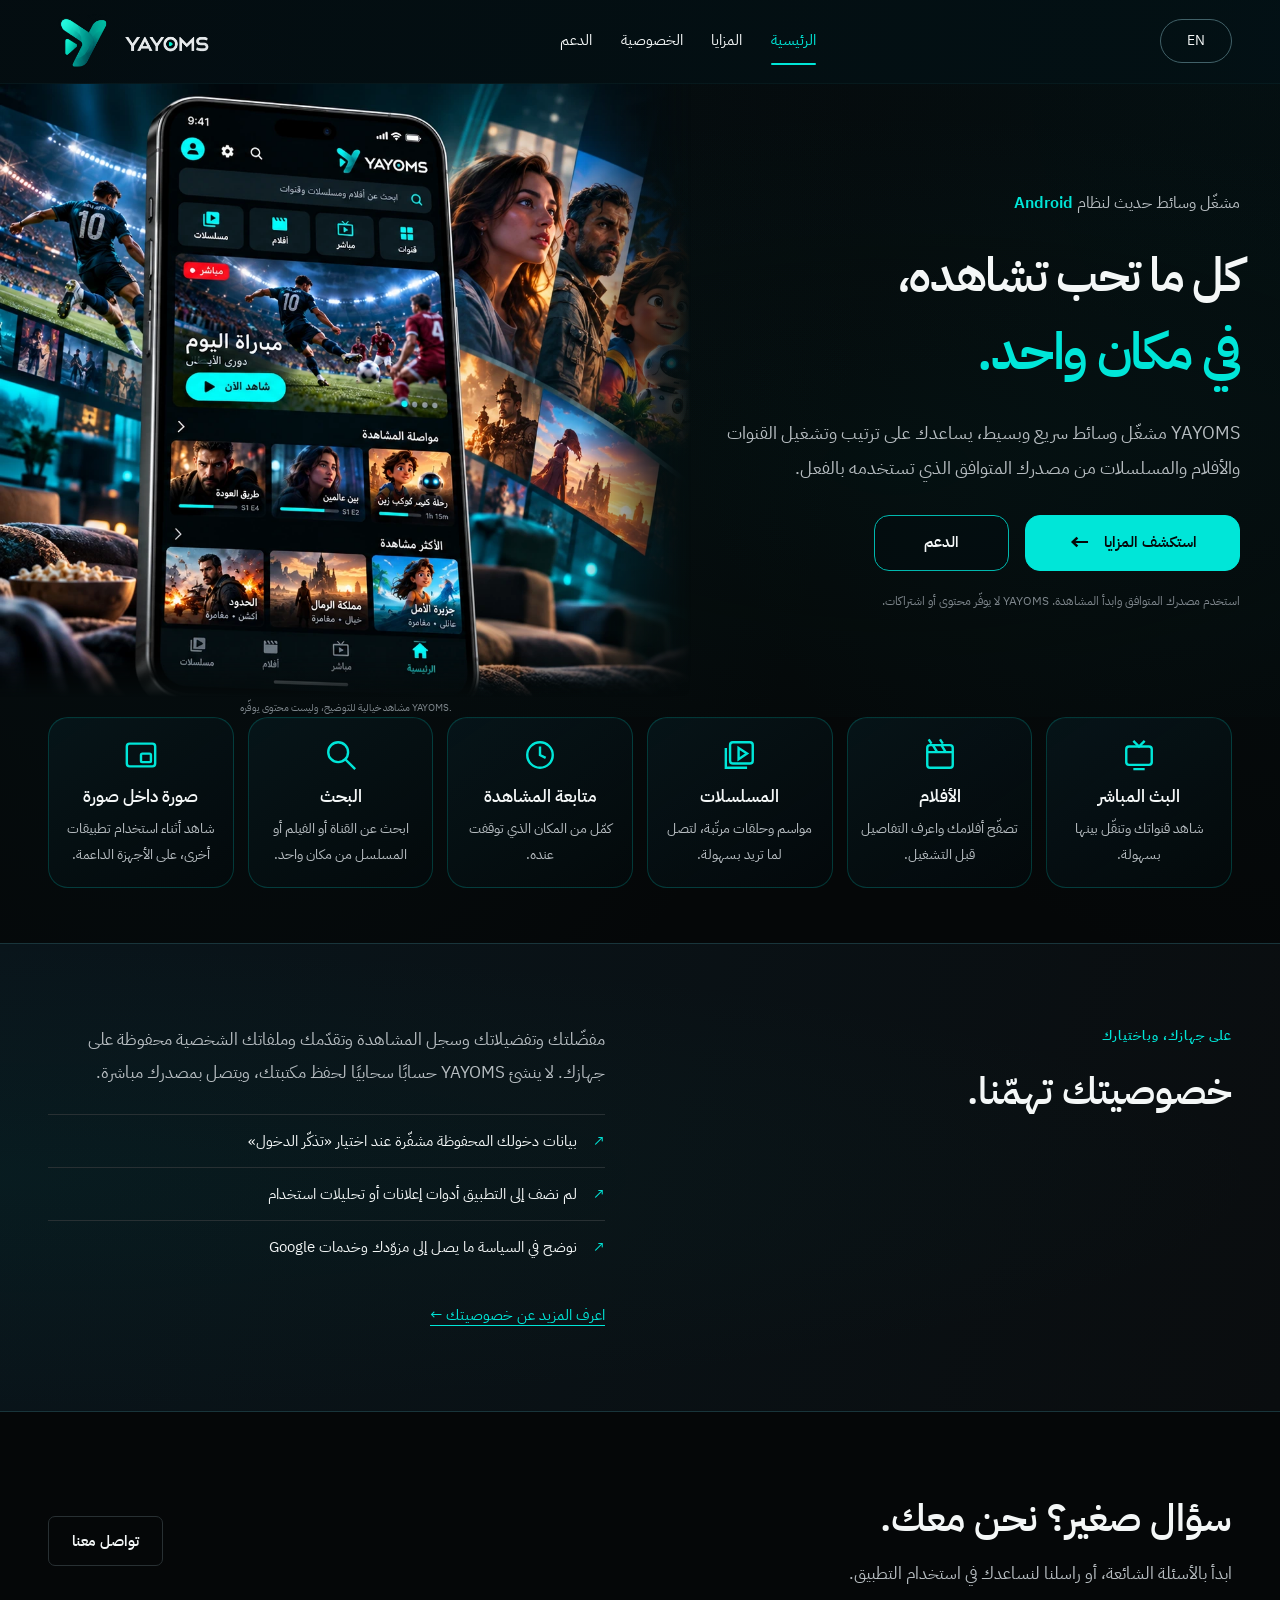
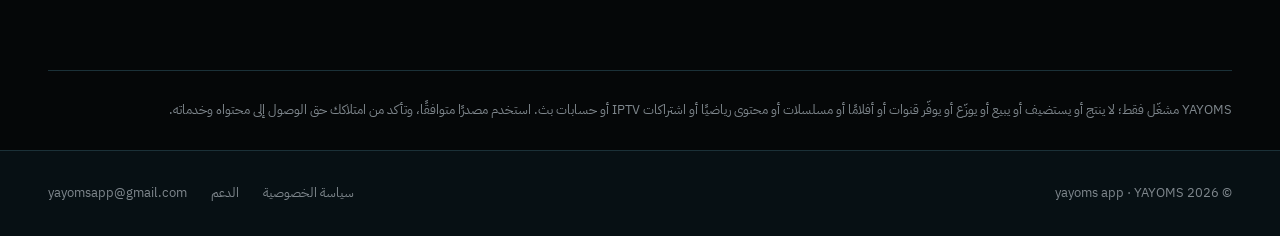
<file: index.html>
<!doctype html>
<html lang="ar" dir="rtl" data-title-ar="YAYOMS — محتواك، بطريقتك" data-title-en="YAYOMS — Your content. Your way." data-description-ar="مشغّل IPTV ووسائط على Android يجمع محتوى مصدرك في واجهة سهلة ومنظّمة. صِل مصدرًا متوافقًا تملك حق استخدامه، واختر ما تحب مشاهدته." data-description-en="YAYOMS is an Android media and IPTV player for your own compatible, authorized source. Your content. Your way.">
<head>
  <meta charset="utf-8">
<meta name="viewport" content="width=device-width, initial-scale=1">
  <title>YAYOMS — محتواك، بطريقتك</title>
  <meta name="description" content="مشغّل IPTV ووسائط على Android يجمع محتوى مصدرك في واجهة سهلة ومنظّمة. صِل مصدرًا متوافقًا تملك حق استخدامه، واختر ما تحب مشاهدته.">
  <meta name="theme-color" content="#050708">
<meta name="referrer" content="strict-origin-when-cross-origin">
  <link rel="canonical" href="https://yayoms.com/">
  <meta property="og:type" content="website">
<meta property="og:site_name" content="YAYOMS">
<meta property="og:locale" content="ar_AR">
  <meta property="og:title" content="YAYOMS — محتواك، بطريقتك">
<meta property="og:description" content="مشغّل IPTV ووسائط على Android يجمع محتوى مصدرك في واجهة سهلة ومنظّمة. صِل مصدرًا متوافقًا تملك حق استخدامه، واختر ما تحب مشاهدته.">
  <meta property="og:url" content="https://yayoms.com/">
<meta property="og:image" content="https://yayoms.com/assets/yayoms-icon.png">
<meta property="og:image:alt" content="YAYOMS">
<meta property="og:image:width" content="512">
<meta property="og:image:height" content="512">
  <link rel="icon" type="image/png" href="assets/yayoms-icon.png">
<link rel="apple-touch-icon" href="assets/yayoms-icon.png">
  <link rel="stylesheet" href="assets/site.css">
  <link rel="stylesheet" href="assets/approved-visual.css">
<script src="assets/site.js" defer>
</script>
</head>
<body>
<a class="skip" href="#main">
<span data-locale="ar">انتقل إلى المحتوى</span>
<span data-locale="en" lang="en">Skip to content</span>
</a>
<header class="site-header">
<div class="wrap header-inner">
  <a class="brand" href="./" data-internal aria-label="YAYOMS">
<img src="assets/yayoms-logo.png" width="634" height="260" alt="YAYOMS">
</a>
  <nav class="nav" aria-label="YAYOMS">
<a href="./" data-internal aria-current="page">
<span data-locale="ar">الرئيسية</span>
<span data-locale="en" lang="en">Home</span>
</a>
<a href="#features"><span data-locale="ar">المزايا</span><span data-locale="en" lang="en">Features</span></a>
<a href="privacy/" data-internal>
<span data-locale="ar">الخصوصية</span>
<span data-locale="en" lang="en">Privacy</span>
</a>
<a href="support/" data-internal>
<span data-locale="ar">الدعم</span>
<span data-locale="en" lang="en">Support</span>
</a>
</nav>
  <button class="language" type="button" data-language-switch lang="en" dir="ltr" aria-label="Switch to English">EN</button>
</div>
</header>
<noscript>
<style>html[lang=ar] [data-locale=en]{display:revert!important}.language{display:none}</style>
<p class="wrap noscript">يمكن قراءة اللغتين أدناه. فعّل JavaScript لاستخدام مبدّل اللغة. / Both languages are available below. Enable JavaScript to use the language switcher.</p>
</noscript>
<main id="main">
  <section class="hero cinematic-hero" aria-labelledby="hero-title">
    <div class="wrap cinematic-layout">
      <div class="cinematic-copy">
        <span class="eyebrow" data-locale="ar">مشغّل وسائط حديث لنظام <bdi>Android</bdi></span>
        <span class="eyebrow" data-locale="en" lang="en">Modern Media Player for Android</span>
        <h1 id="hero-title"><span data-locale="ar">كل ما تحب تشاهده،<br><span class="accent">في مكان واحد.</span></span><span data-locale="en" lang="en">Everything You Love to Watch,<br><span class="accent">in One Place.</span></span></h1>
        <p class="hero-description" data-locale="ar">YAYOMS مشغّل وسائط سريع وبسيط، يساعدك على ترتيب وتشغيل القنوات والأفلام والمسلسلات من مصدرك المتوافق الذي تستخدمه بالفعل.</p>
        <p class="hero-description" data-locale="en" lang="en" dir="ltr">YAYOMS is a fast, simple media player that helps you organize and play live channels, movies and series from your own compatible source.</p>
        <div class="actions"><a class="button" href="#features"><span data-locale="ar">استكشف المزايا</span><span data-locale="en" lang="en">Explore Features</span><span class="cta-arrow" aria-hidden="true">←</span></a><a class="button secondary" href="support/" data-internal><span data-locale="ar">الدعم</span><span data-locale="en" lang="en">Support</span></a></div>
        <p class="small-note" data-locale="ar">استخدم مصدرك المتوافق وابدأ المشاهدة. YAYOMS لا يوفّر محتوى أو اشتراكات.</p>
        <p class="small-note" data-locale="en" lang="en" dir="ltr">Connect your compatible source and start watching. YAYOMS does not provide content or subscriptions.</p>
      </div>
      <figure class="cinematic-visual">
        <div class="visual-blend">
          <img data-locale="ar" src="assets/yayoms-hero-visual.webp" width="1060" height="941" fetchpriority="high" alt="تصميم YAYOMS ترويجي توضيحي: هاتف وسط مشاهد ترفيهية خيالية من أفلام ومسلسلات وكرة قدم">
          <img data-locale="en" lang="en" src="assets/yayoms-hero-visual.webp" width="1060" height="941" fetchpriority="high" alt="Illustrative YAYOMS promotional visual: a smartphone surrounded by fictional film, series and football entertainment">
        </div>
        <figcaption><span data-locale="ar">مشاهد خيالية للتوضيح، وليست محتوى يوفّره YAYOMS.</span><span data-locale="en" lang="en">Fictional scenes for illustration. Not content supplied by YAYOMS.</span></figcaption>
      </figure>
    </div>
  </section>
  <section class="wrap shortcut-features" id="features" aria-labelledby="features-title">
    <h2 class="visually-hidden" id="features-title"><span data-locale="ar">مزايا تسهّل المشاهدة</span><span data-locale="en" lang="en">A simpler way to watch</span></h2>
    <div class="feature-grid">
      <article class="feature">
<svg viewBox="0 0 24 24" aria-hidden="true">
<rect x="3" y="6" width="18" height="13" rx="2"/>
<path d="m8 2 4 4 4-4M8 22h8"/>
</svg>
<h3>
<span data-locale="ar">البث المباشر</span>
<span data-locale="en" lang="en">Live TV</span>
</h3>
<p data-locale="ar">شاهد قنواتك وتنقّل بينها بسهولة.</p>
<p data-locale="en" lang="en" dir="ltr">Watch your channels and switch with ease.</p>
</article>
      <article class="feature">
<svg viewBox="0 0 24 24" aria-hidden="true">
<rect x="3" y="5" width="18" height="16" rx="2"/>
<path d="M3 10h18M7 5l3 5m3-5 3 5M4 1l2 3m6-3 2 3"/>
</svg>
<h3>
<span data-locale="ar">الأفلام</span>
<span data-locale="en" lang="en">Movies</span>
</h3>
<p data-locale="ar">تصفّح أفلامك واعرف التفاصيل قبل التشغيل.</p>
<p data-locale="en" lang="en" dir="ltr">Browse your movies and check the details before you play.</p>
</article>
      <article class="feature">
<svg viewBox="0 0 24 24" aria-hidden="true">
<rect x="5" y="3" width="16" height="15" rx="2"/>
<path d="M2 7v14h15m-6-14 6 4-6 4Z"/>
</svg>
<h3>
<span data-locale="ar">المسلسلات</span>
<span data-locale="en" lang="en">Series</span>
</h3>
<p data-locale="ar">مواسم وحلقات مرتّبة، لتصل لما تريد بسهولة.</p>
<p data-locale="en" lang="en" dir="ltr">Seasons and episodes, neatly organized.</p>
</article>
      <article class="feature">
<svg viewBox="0 0 24 24" aria-hidden="true">
<circle cx="12" cy="12" r="9"/>
<path d="M12 6v6l4 2"/>
</svg>
<h3>
<span data-locale="ar">متابعة المشاهدة</span>
<span data-locale="en" lang="en">Continue Watching</span>
</h3>
<p data-locale="ar">كمّل من المكان الذي توقفت عنده.</p>
<p data-locale="en" lang="en" dir="ltr">Pick up right where you left off.</p>
</article>
      <article class="feature">
<svg viewBox="0 0 24 24" aria-hidden="true">
<circle cx="10" cy="10" r="7"/>
<path d="m15 15 7 7"/>
</svg>
<h3>
<span data-locale="ar">البحث</span>
<span data-locale="en" lang="en">Search</span>
</h3>
<p data-locale="ar">ابحث عن القناة أو الفيلم أو المسلسل من مكان واحد.</p>
<p data-locale="en" lang="en" dir="ltr">Search your source’s channels, movies and series in one place.</p>
</article>
      <article class="feature">
<svg viewBox="0 0 24 24" aria-hidden="true">
<rect x="2" y="4" width="20" height="16" rx="2"/>
<rect x="12" y="11" width="7" height="6" rx="1"/>
</svg>
<h3>
<span data-locale="ar">صورة داخل صورة</span>
<span data-locale="en" lang="en">Picture-in-Picture</span>
</h3>
<p data-locale="ar">شاهد أثناء استخدام تطبيقات أخرى، على الأجهزة الداعمة.</p>
<p data-locale="en" lang="en" dir="ltr">Watch while using other apps, on supported devices with PiP enabled.</p>
</article>
    </div>
  </section>
  <section class="privacy-band section">
<div class="wrap privacy-grid">
<div>
<span class="eyebrow" data-locale="ar">على جهازك، وباختيارك</span>
<span class="eyebrow" data-locale="en" lang="en">PRIVACY, WITHOUT THE GUESSWORK</span>
<h2>
<span data-locale="ar">خصوصيتك تهمّنا.</span>
<span data-locale="en" lang="en">Your privacy matters.</span>
</h2>
</div>
<div>
<p data-locale="ar">مفضّلتك وتفضيلاتك وسجل المشاهدة وتقدّمك وملفاتك الشخصية محفوظة على جهازك. لا ينشئ YAYOMS حسابًا سحابيًا لحفظ مكتبتك، ويتصل بمصدرك مباشرة.</p>
<p data-locale="en" lang="en" dir="ltr">Favorites, preferences, history, progress and profiles are saved on your device. YAYOMS doesn’t create a cloud account for your library and connects directly to your source.</p>
<ul>
<li>
<span data-locale="ar">بيانات دخولك المحفوظة مشفّرة عند اختيار «تذكّر الدخول»</span>
<span data-locale="en" lang="en">Saved login details are encrypted when you choose Remember Login</span>
</li>
<li>
<span data-locale="ar">لم نضف إلى التطبيق أدوات إعلانات أو تحليلات استخدام</span>
<span data-locale="en" lang="en">We haven’t integrated advertising or usage-analytics tools</span>
</li>
<li>
<span data-locale="ar">نوضح في السياسة ما يصل إلى مزوّدك وخدمات Google</span>
<span data-locale="en" lang="en">Our policy explains provider connections and Google services</span>
</li>
</ul>
<a class="text-link" href="privacy/" data-internal>
<span data-locale="ar">اعرف المزيد عن خصوصيتك ←</span>
<span data-locale="en" lang="en">Read about your privacy →</span>
</a>
</div>
</div>
</section>
  <section class="wrap section support-strip">
<div>
<h2>
<span data-locale="ar">سؤال صغير؟ نحن معك.</span>
<span data-locale="en" lang="en">A question? We’re here.</span>
</h2>
<p data-locale="ar">ابدأ بالأسئلة الشائعة، أو راسلنا لنساعدك في استخدام التطبيق.</p>
<p data-locale="en" lang="en">Start with the common questions, or get in touch for help with the app.</p>
</div>
<a class="button secondary" href="support/" data-internal>
<span data-locale="ar">تواصل معنا</span>
<span data-locale="en" lang="en">Contact support</span>
</a>
</section>
  <div class="wrap legal">
<p data-locale="ar">YAYOMS مشغّل فقط؛ لا ينتج أو يستضيف أو يبيع أو يوزّع أو يوفّر قنوات أو أفلامًا أو مسلسلات أو محتوى رياضيًا أو اشتراكات IPTV أو حسابات بث. استخدم مصدرًا متوافقًا، وتأكد من امتلاكك حق الوصول إلى محتواه وخدماته.</p>
<p data-locale="en" lang="en" dir="ltr">YAYOMS is a player only. It does not produce, host, sell, distribute or supply channels, movies, series, sports content, IPTV subscriptions or streaming accounts. Use a compatible source and make sure you’re authorized to access its content and services.</p>
</div>
</main>
<footer class="site-footer">
<div class="wrap footer-inner">
<p>© 2026 YAYOMS · <bdi>yayoms app</bdi>
</p>
<div class="footer-links">
<a href="privacy/" data-internal>
<span data-locale="ar">سياسة الخصوصية</span>
<span data-locale="en" lang="en">Privacy policy</span>
</a>
<a href="support/" data-internal>
<span data-locale="ar">الدعم</span>
<span data-locale="en" lang="en">Support</span>
</a>
<a href="mailto:yayomsapp@gmail.com">yayomsapp@gmail.com</a>
</div>
</div>
</footer>
</body>
</html>
</file>
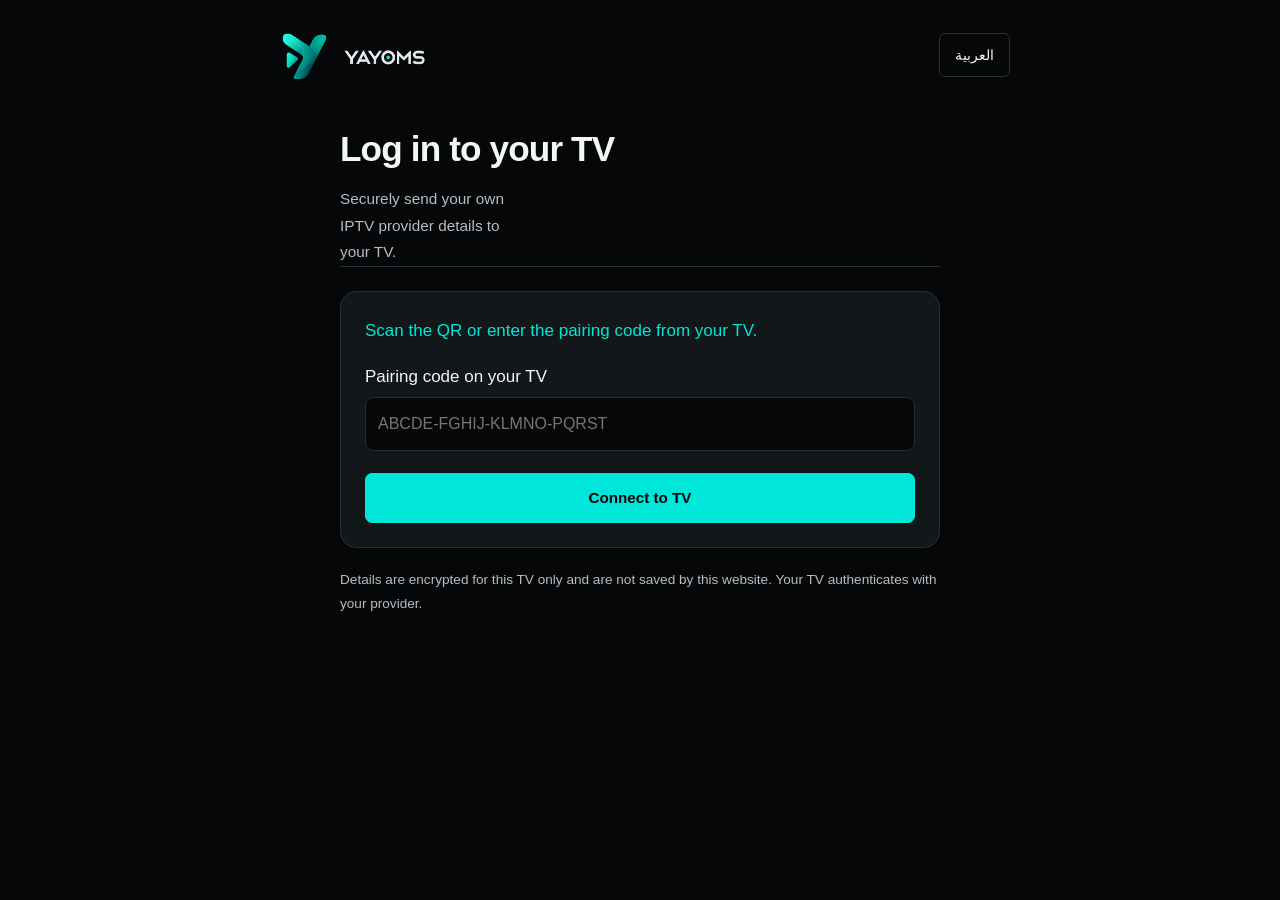
<file: link/index.html>
<!doctype html>
<html lang="ar" dir="rtl">
<head>
  <meta charset="utf-8">
  <meta name="viewport" content="width=device-width, initial-scale=1">
  <meta name="referrer" content="no-referrer">
  <meta name="robots" content="noindex,nofollow">
  <meta name="theme-color" content="#050708">
  <meta http-equiv="Content-Security-Policy" content="default-src 'none'; script-src 'self'; style-src 'self'; font-src 'self'; img-src 'self'; connect-src https://yayoms-tv-pairing.joesultan16.workers.dev; base-uri 'none'; form-action 'none'; object-src 'none'">
  <title>YAYOMS — ربط التلفزيون</title>
  <link rel="icon" href="/assets/yayoms-icon.png">
  <link rel="stylesheet" href="/assets/site.css">
  <link rel="stylesheet" href="./link.css">
  <script type="module" src="./link.mjs"></script>
</head>
<body>
  <header><a href="/" aria-label="YAYOMS"><img src="/assets/yayoms-logo.png" alt="YAYOMS" width="162" height="62"></a><button id="language" type="button" class="language">English</button></header>
  <main>
    <h1 data-text="title">تسجيل الدخول إلى التلفزيون</h1>
    <p class="intro" data-text="intro">أدخل بيانات مصدر IPTV الخاص بك لإرسالها بأمان إلى تلفزيونك.</p>
    <section class="card">
      <p id="status" role="status" aria-live="polite"></p>
      <form id="pair-form" novalidate>
        <label for="code" data-text="codeLabel">رمز الربط الظاهر على التلفزيون</label>
        <input id="code" dir="ltr" autocomplete="off" autocapitalize="characters" spellcheck="false" maxlength="24" placeholder="ABCDE-FGHIJ-KLMNO-PQRST" required>
        <button id="connect" type="submit" class="button" data-text="connect">الاتصال بالتلفزيون</button>
      </form>
      <section id="target" hidden>
        <h2 data-text="targetTitle">تأكد من التلفزيون</h2>
        <p id="device"></p>
        <p><span data-text="codeLabel">رمز الربط الظاهر على التلفزيون</span>: <b id="target-code" dir="ltr"></b></p>
        <p><span data-text="verification">بصمة الأمان</span>: <b id="fingerprint" dir="ltr"></b></p>
        <p data-text="verifyHelp">قارن رمز الربط وبصمة الأمان مع التلفزيون قبل الإرسال.</p>
        <p id="countdown" dir="ltr"></p>
      </section>
      <form id="credentials" novalidate hidden autocomplete="off">
        <label for="server" data-text="server">رابط خادم IPTV</label>
        <input id="server" type="url" dir="ltr" inputmode="url" autocomplete="off" autocapitalize="none" spellcheck="false" maxlength="2048" placeholder="http://provider.example:8080" required>
        <label for="username" data-text="username">اسم المستخدم</label>
        <input id="username" dir="ltr" autocomplete="off" autocapitalize="none" spellcheck="false" maxlength="256" required>
        <label for="password" data-text="password">كلمة المرور</label>
        <div class="password"><input id="password" type="password" dir="ltr" autocomplete="off" maxlength="1024" required><button id="visibility" type="button" data-text="show" aria-pressed="false">إظهار</button></div>
        <label class="confirm"><input id="confirmed" type="checkbox" required><span data-text="confirm">تأكدت أن رمز الربط وبصمة الأمان يطابقان تلفزيوني.</span></label>
        <button id="send" type="submit" class="button" data-text="send">إرسال إلى التلفزيون</button>
      </form>
      <p id="retry" hidden data-text="retry">ارجع إلى شاشة التلفزيون واختر تحديث الرمز، ثم امسح رمز QR الجديد.</p>
    </section>
    <p class="note" data-text="privacy">تُشفّر البيانات لهذا التلفزيون فقط، ولا تُحفظ في الموقع. يتم تسجيل الدخول لدى مزوّدك على التلفزيون.</p>
    <noscript>JavaScript is required. يلزم تشغيل JavaScript لربط التلفزيون بأمان.</noscript>
  </main>
</body>
</html>
</file>
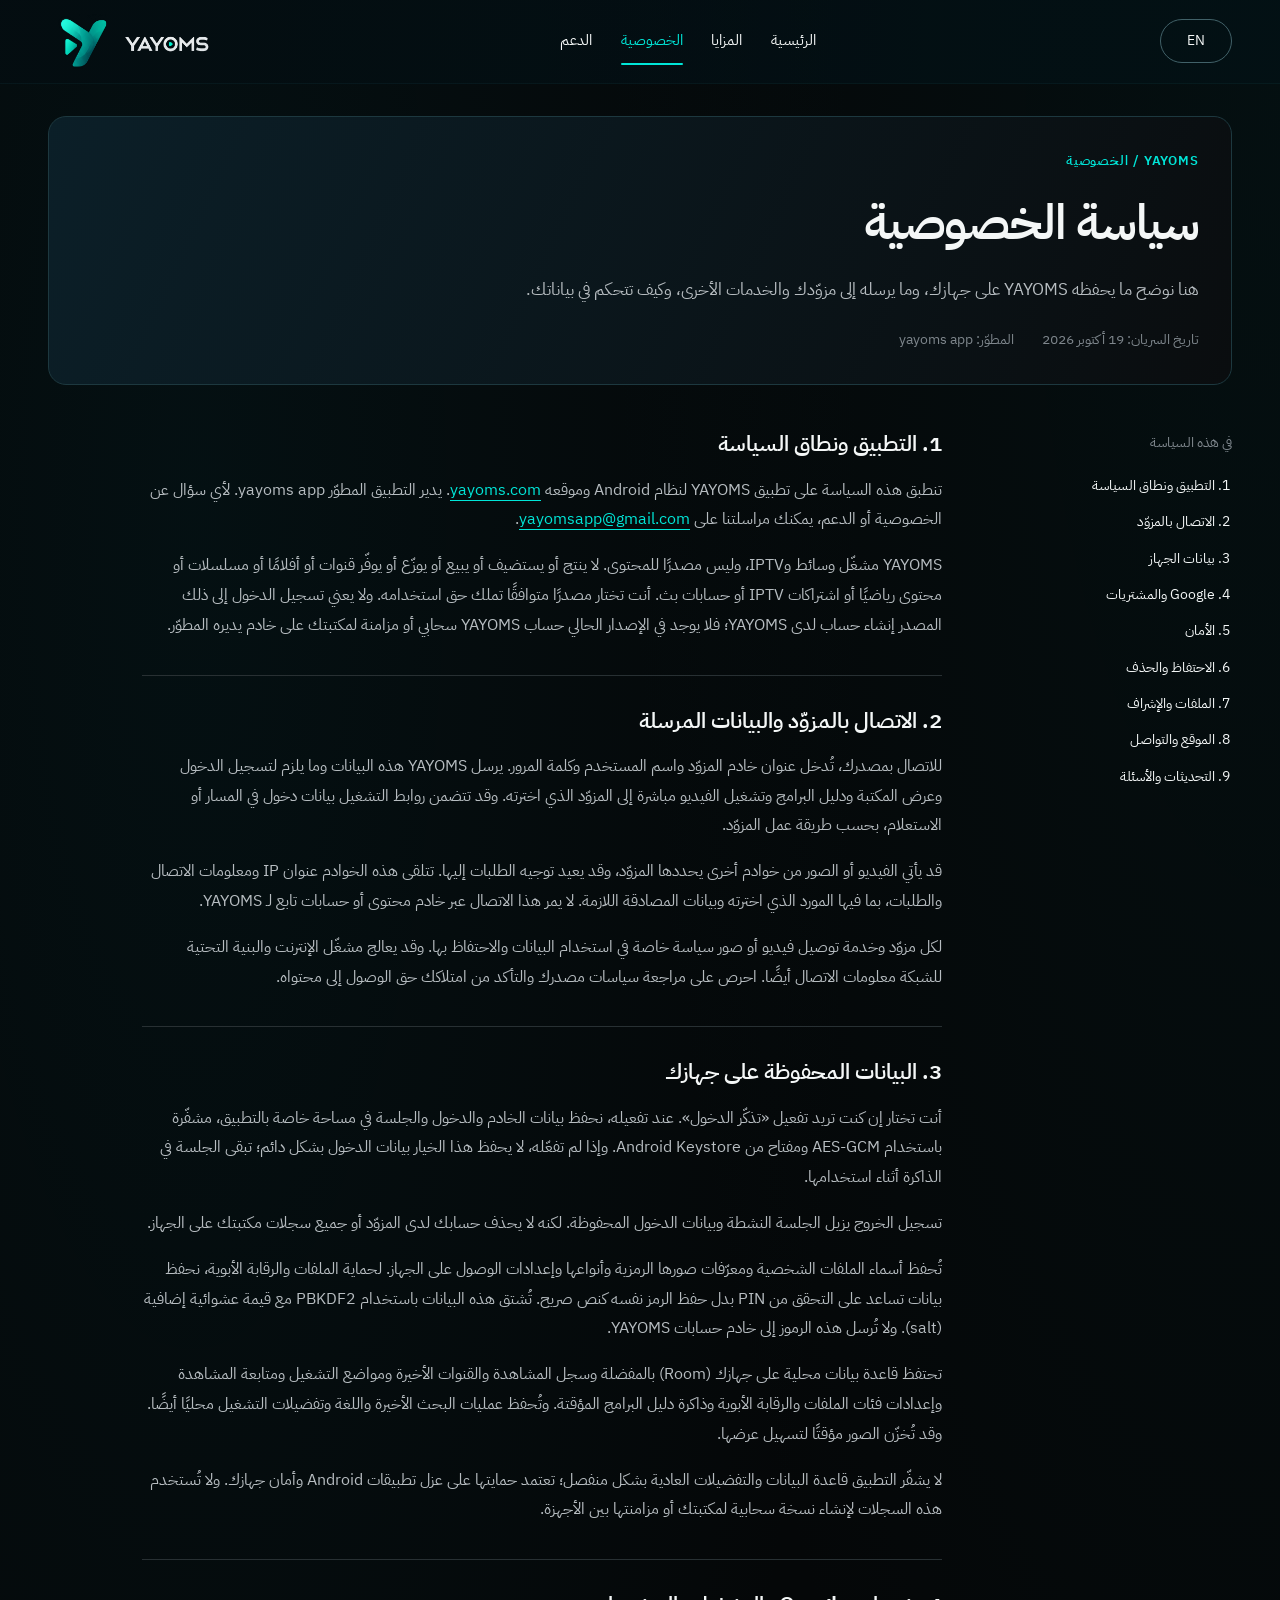
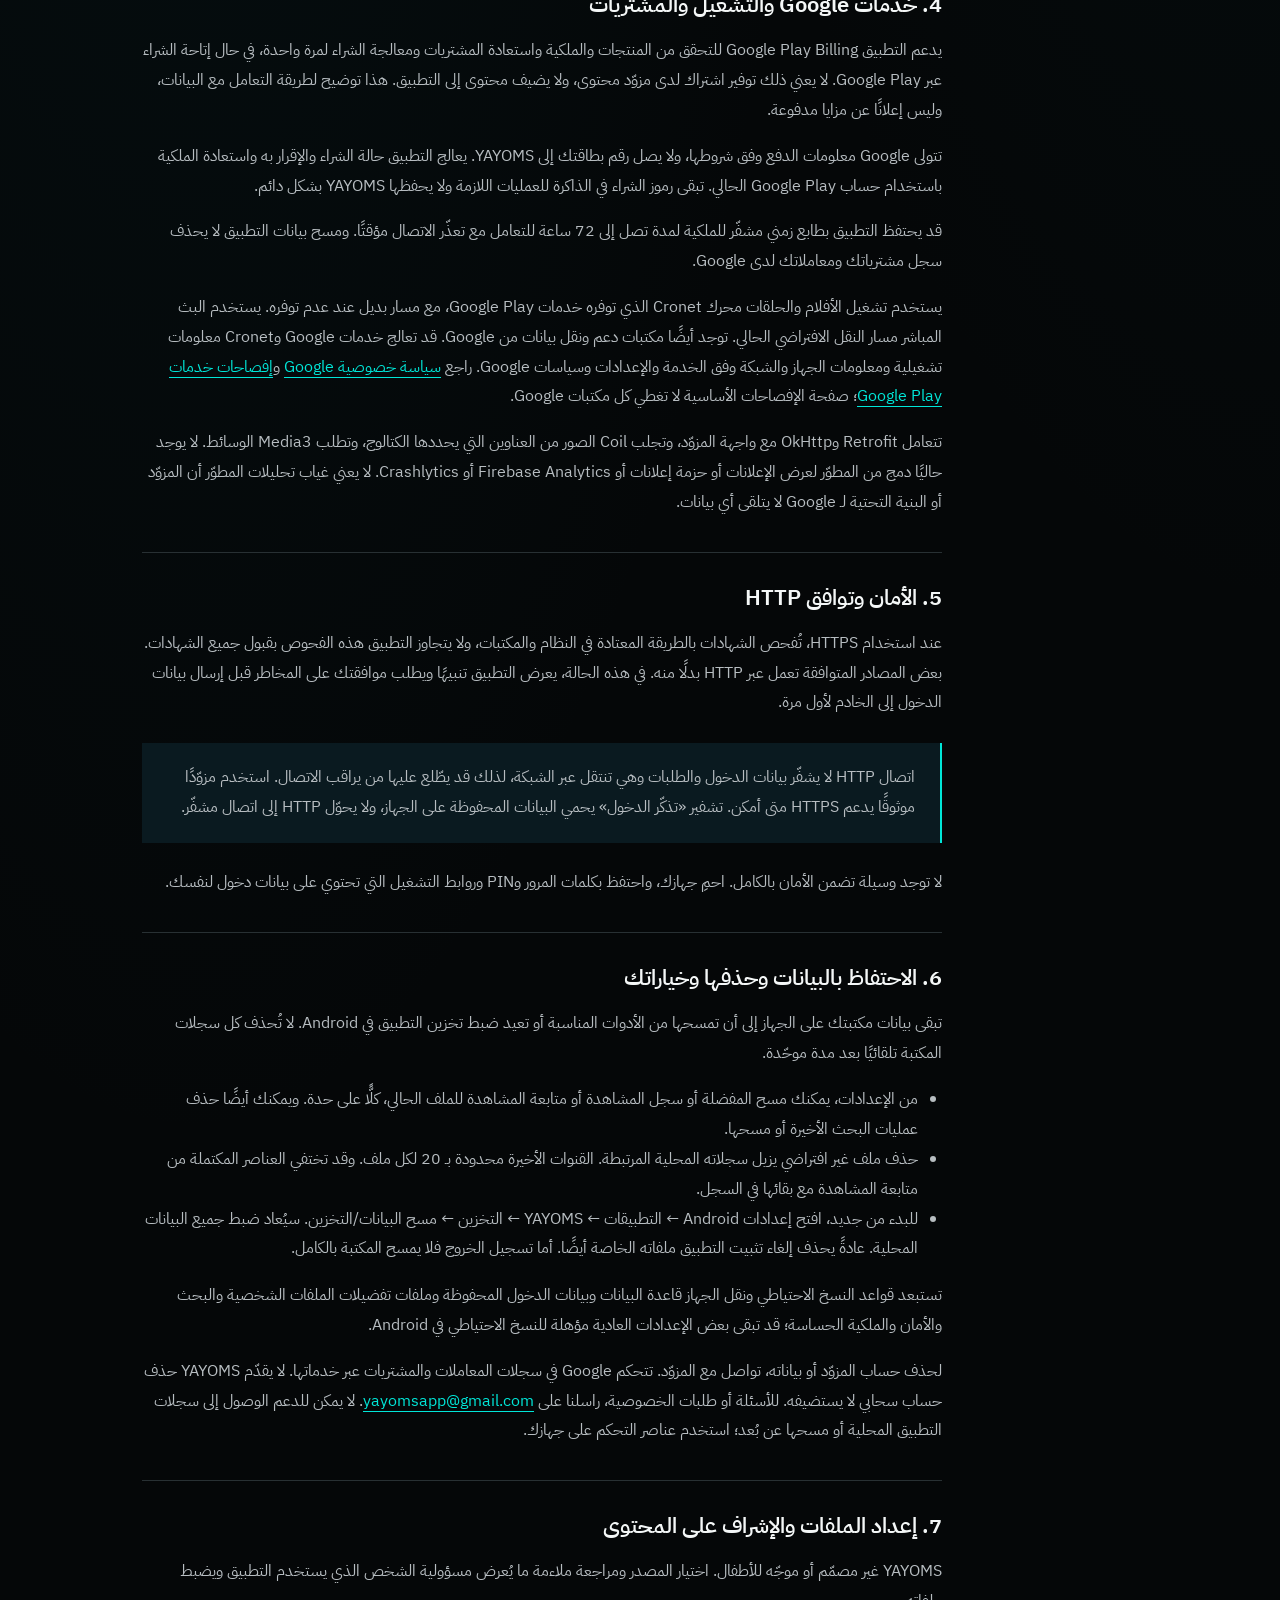
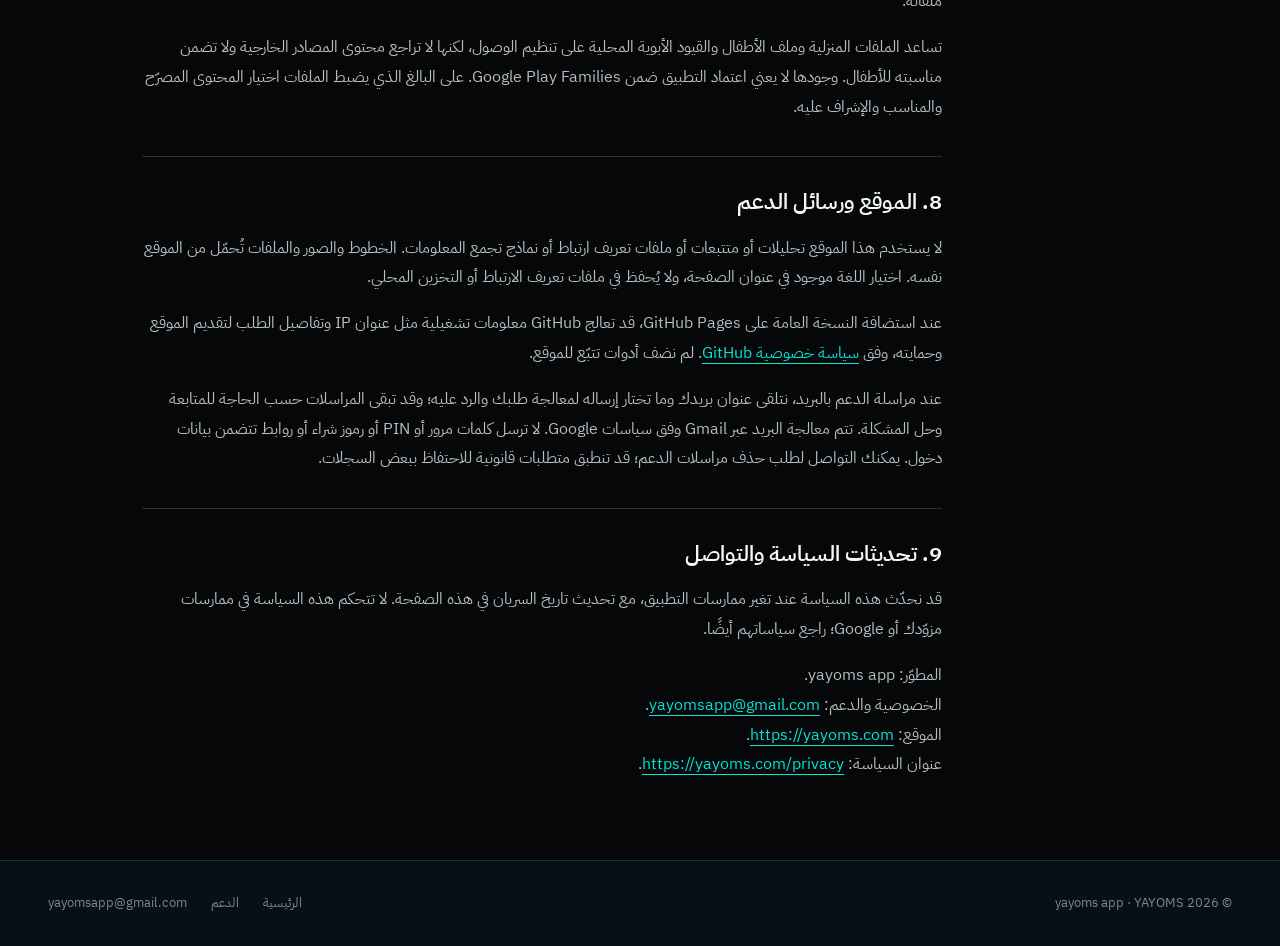
<file: privacy/index.html>
<!doctype html>
<html lang="ar" dir="rtl" data-title-ar="سياسة الخصوصية — YAYOMS" data-title-en="Privacy Policy — YAYOMS" data-description-ar="سياسة خصوصية YAYOMS: بيانات الجهاز، اتصال المزوّد، خدمات Google، وخيارات الحذف والتواصل. سارية من 19 أكتوبر 2026." data-description-en="YAYOMS privacy policy: local storage, provider connections, Google services, deletion controls and contact. Effective 19 October 2026.">
<head>
  <meta charset="utf-8">
<meta name="viewport" content="width=device-width, initial-scale=1">
  <title>سياسة الخصوصية — YAYOMS</title>
<meta name="description" content="سياسة خصوصية YAYOMS: بيانات الجهاز، اتصال المزوّد، خدمات Google، وخيارات الحذف والتواصل. سارية من 19 أكتوبر 2026.">
  <meta name="theme-color" content="#050708">
<meta name="referrer" content="strict-origin-when-cross-origin">
<link rel="canonical" href="https://yayoms.com/privacy">
  <meta property="og:type" content="website">
<meta property="og:site_name" content="YAYOMS">
<meta property="og:locale" content="ar_AR">
<meta property="og:title" content="سياسة الخصوصية — YAYOMS">
<meta property="og:description" content="سياسة خصوصية YAYOMS: بيانات الجهاز، اتصال المزوّد، خدمات Google، وخيارات الحذف والتواصل. سارية من 19 أكتوبر 2026.">
<meta property="og:url" content="https://yayoms.com/privacy">
<meta property="og:image" content="https://yayoms.com/assets/yayoms-icon.png">
<meta property="og:image:alt" content="YAYOMS">
<meta property="og:image:width" content="512">
<meta property="og:image:height" content="512">
  <link rel="icon" type="image/png" href="../assets/yayoms-icon.png">
<link rel="apple-touch-icon" href="../assets/yayoms-icon.png">
<link rel="stylesheet" href="../assets/site.css">
<link rel="stylesheet" href="../assets/approved-visual.css">
<script src="../assets/site.js" defer>
</script>
</head>
<body>
<a class="skip" href="#main">
<span data-locale="ar">انتقل إلى المحتوى</span>
<span data-locale="en" lang="en">Skip to content</span>
</a>
<header class="site-header">
<div class="wrap header-inner">
<a class="brand" href="../" data-internal aria-label="YAYOMS">
<img src="../assets/yayoms-logo.png" width="634" height="260" alt="YAYOMS">
</a>
<nav class="nav" aria-label="YAYOMS">
<a href="../" data-internal>
<span data-locale="ar">الرئيسية</span>
<span data-locale="en" lang="en">Home</span>
</a>
<a href="../#features" data-internal><span data-locale="ar">المزايا</span><span data-locale="en" lang="en">Features</span></a>
<a href="./" data-internal aria-current="page">
<span data-locale="ar">الخصوصية</span>
<span data-locale="en" lang="en">Privacy</span>
</a>
<a href="../support/" data-internal>
<span data-locale="ar">الدعم</span>
<span data-locale="en" lang="en">Support</span>
</a>
</nav>
<button class="language" type="button" data-language-switch lang="en" dir="ltr" aria-label="Switch to English">EN</button>
</div>
</header>
<noscript>
<style>html[lang=ar] [data-locale=en]{display:revert!important}.language{display:none}</style>
<p class="wrap noscript">السياسة متاحة باللغتين أدناه دون JavaScript. / Both policy translations are available below without JavaScript.</p>
</noscript>
<main id="main" class="wrap">
  <div class="page-heading">
<span class="eyebrow">YAYOMS / <span data-locale="ar">الخصوصية</span>
<span data-locale="en" lang="en">PRIVACY</span>
</span>
<h1>
<span data-locale="ar">سياسة الخصوصية</span>
<span data-locale="en" lang="en">Privacy policy</span>
</h1>
<p data-locale="ar">هنا نوضح ما يحفظه YAYOMS على جهازك، وما يرسله إلى مزوّدك والخدمات الأخرى، وكيف تتحكم في بياناتك.</p>
<p data-locale="en" lang="en" dir="ltr">Here’s what YAYOMS stores on your device, what it sends to your provider and other services, and how you can manage your data.</p>
<div class="page-meta">
<span>
<span data-locale="ar">تاريخ السريان: 19 أكتوبر 2026</span>
<span data-locale="en" lang="en">Effective: 19 October 2026</span>
</span>
<span>
<span data-locale="ar">المطوّر: </span>
<span data-locale="en" lang="en">Developer: </span>
<bdi>yayoms app</bdi>
</span>
</div>
</div>
  <div class="document-layout">
    <aside class="toc">
<strong>
<span data-locale="ar">في هذه السياسة</span>
<span data-locale="en" lang="en">On this page</span>
</strong>
<ol>
      <li>
<a href="#scope">
<span data-locale="ar">التطبيق ونطاق السياسة</span>
<span data-locale="en" lang="en">App &amp; scope</span>
</a>
</li>
<li>
<a href="#provider">
<span data-locale="ar">الاتصال بالمزوّد</span>
<span data-locale="en" lang="en">Provider connections</span>
</a>
</li>
<li>
<a href="#local">
<span data-locale="ar">بيانات الجهاز</span>
<span data-locale="en" lang="en">Local data</span>
</a>
</li>
<li>
<a href="#google">
<span data-locale="ar">Google والمشتريات</span>
<span data-locale="en" lang="en">Google &amp; purchases</span>
</a>
</li>
<li>
<a href="#security">
<span data-locale="ar">الأمان</span>
<span data-locale="en" lang="en">Security</span>
</a>
</li>
<li>
<a href="#controls">
<span data-locale="ar">الاحتفاظ والحذف</span>
<span data-locale="en" lang="en">Retention &amp; deletion</span>
</a>
</li>
<li>
<a href="#audience">
<span data-locale="ar">الملفات والإشراف</span>
<span data-locale="en" lang="en">Profiles &amp; supervision</span>
</a>
</li>
<li>
<a href="#website">
<span data-locale="ar">الموقع والتواصل</span>
<span data-locale="en" lang="en">Website &amp; contact</span>
</a>
</li>
<li>
<a href="#changes">
<span data-locale="ar">التحديثات والأسئلة</span>
<span data-locale="en" lang="en">Changes &amp; questions</span>
</a>
</li>
    </ol>
</aside>
    <div class="prose">
      <section id="scope">
<h2>
<span data-locale="ar">1. التطبيق ونطاق السياسة</span>
<span data-locale="en" lang="en">1. The app and this policy</span>
</h2>
        <div data-locale="ar" lang="ar" dir="rtl">
<p>تنطبق هذه السياسة على تطبيق YAYOMS لنظام Android وموقعه <a href="https://yayoms.com">yayoms.com</a>. يدير التطبيق المطوّر <bdi>yayoms app</bdi>. لأي سؤال عن الخصوصية أو الدعم، يمكنك مراسلتنا على <a href="mailto:yayomsapp@gmail.com">yayomsapp@gmail.com</a>.</p>
<p>YAYOMS مشغّل وسائط وIPTV، وليس مصدرًا للمحتوى. لا ينتج أو يستضيف أو يبيع أو يوزّع أو يوفّر قنوات أو أفلامًا أو مسلسلات أو محتوى رياضيًا أو اشتراكات IPTV أو حسابات بث. أنت تختار مصدرًا متوافقًا تملك حق استخدامه. ولا يعني تسجيل الدخول إلى ذلك المصدر إنشاء حساب لدى YAYOMS؛ فلا يوجد في الإصدار الحالي حساب YAYOMS سحابي أو مزامنة لمكتبتك على خادم يديره المطوّر.</p>
</div>
        <div data-locale="en" lang="en" dir="ltr">
<p>This policy describes the Android app YAYOMS, operated by the developer <bdi>yayoms app</bdi>, and its website <a href="https://yayoms.com">yayoms.com</a>. Contact privacy and support at <a href="mailto:yayomsapp@gmail.com">yayomsapp@gmail.com</a>.</p>
<p>YAYOMS is a media/IPTV player, not a content service. It does not produce, host, sell, distribute or supply channels, movies, series, sports content, IPTV subscriptions or streaming accounts. You choose a compatible source you’re authorized to use. Signing in to that source does not create a YAYOMS account: the current version has no YAYOMS cloud account or library synchronization to a developer-operated server.</p>
</div>
      </section>
      <section id="provider">
<h2>
<span data-locale="ar">2. الاتصال بالمزوّد والبيانات المرسلة</span>
<span data-locale="en" lang="en">2. Provider connections and information sent</span>
</h2>
        <div data-locale="ar" lang="ar" dir="rtl">
<p>للاتصال بمصدرك، تُدخل عنوان خادم المزوّد واسم المستخدم وكلمة المرور. يرسل YAYOMS هذه البيانات وما يلزم لتسجيل الدخول وعرض المكتبة ودليل البرامج وتشغيل الفيديو مباشرة إلى المزوّد الذي اخترته. وقد تتضمن روابط التشغيل بيانات دخول في المسار أو الاستعلام، بحسب طريقة عمل المزوّد.</p>
<p>قد يأتي الفيديو أو الصور من خوادم أخرى يحددها المزوّد، وقد يعيد توجيه الطلبات إليها. تتلقى هذه الخوادم عنوان IP ومعلومات الاتصال والطلبات، بما فيها المورد الذي اخترته وبيانات المصادقة اللازمة. لا يمر هذا الاتصال عبر خادم محتوى أو حسابات تابع لـ YAYOMS.</p>
<p>لكل مزوّد وخدمة توصيل فيديو أو صور سياسة خاصة في استخدام البيانات والاحتفاظ بها. وقد يعالج مشغّل الإنترنت والبنية التحتية للشبكة معلومات الاتصال أيضًا. احرص على مراجعة سياسات مصدرك والتأكد من امتلاكك حق الوصول إلى محتواه.</p>
</div>
        <div data-locale="en" lang="en" dir="ltr">
<p>To connect your source, you enter the provider’s server address, username and password. YAYOMS sends the login information and requests needed to show the library, program guide and video directly to that provider. Playback links may include credentials in their paths or queries, depending on the provider’s protocol.</p>
<p>Video and artwork may come from other servers chosen by the provider, including through redirects. Those servers receive your IP address and connection/request details, including the selected resource and any necessary authentication information. This connection does not pass through a YAYOMS account or content server.</p>
<p>Your provider and its delivery/artwork services apply their own privacy and retention policies. Your internet operator and network infrastructure may also process connection information. You are responsible for being authorized to access your source and its content.</p>
</div>
      </section>
      <section id="local">
<h2>
<span data-locale="ar">3. البيانات المحفوظة على جهازك</span>
<span data-locale="en" lang="en">3. Information stored on your device</span>
</h2>
        <div data-locale="ar" lang="ar" dir="rtl">
<p>أنت تختار إن كنت تريد تفعيل «تذكّر الدخول». عند تفعيله، نحفظ بيانات الخادم والدخول والجلسة في مساحة خاصة بالتطبيق، مشفّرة باستخدام AES-GCM ومفتاح من Android Keystore. وإذا لم تفعّله، لا يحفظ هذا الخيار بيانات الدخول بشكل دائم؛ تبقى الجلسة في الذاكرة أثناء استخدامها.</p>
<p>تسجيل الخروج يزيل الجلسة النشطة وبيانات الدخول المحفوظة. لكنه لا يحذف حسابك لدى المزوّد أو جميع سجلات مكتبتك على الجهاز.</p>
<p>تُحفظ أسماء الملفات الشخصية ومعرّفات صورها الرمزية وأنواعها وإعدادات الوصول على الجهاز. لحماية الملفات والرقابة الأبوية، نحفظ بيانات تساعد على التحقق من PIN بدل حفظ الرمز نفسه كنص صريح. تُشتق هذه البيانات باستخدام PBKDF2 مع قيمة عشوائية إضافية (salt). ولا تُرسل هذه الرموز إلى خادم حسابات YAYOMS.</p>
<p>تحتفظ قاعدة بيانات محلية على جهازك (Room) بالمفضلة وسجل المشاهدة والقنوات الأخيرة ومواضع التشغيل ومتابعة المشاهدة وإعدادات فئات الملفات والرقابة الأبوية وذاكرة دليل البرامج المؤقتة. وتُحفظ عمليات البحث الأخيرة واللغة وتفضيلات التشغيل محليًا أيضًا. وقد تُخزّن الصور مؤقتًا لتسهيل عرضها.</p>
<p>لا يشفّر التطبيق قاعدة البيانات والتفضيلات العادية بشكل منفصل؛ تعتمد حمايتها على عزل تطبيقات Android وأمان جهازك. ولا تُستخدم هذه السجلات لإنشاء نسخة سحابية لمكتبتك أو مزامنتها بين الأجهزة.</p>
</div>
        <div data-locale="en" lang="en" dir="ltr">
<p>You choose whether to enable Remember Login. When enabled, server credentials and session data are saved in app-private preferences, encrypted with AES-GCM using an Android Keystore key. If you leave it off, this feature doesn’t save your login permanently; the active session stays in memory while in use.</p>
<p>Signing out removes the active session and remembered login details. It does not delete your provider account or every record in your local library.</p>
<p>Profiles store their names, built-in avatar identifiers, types and access settings locally. Profile protection and parental controls use salted PBKDF2 PIN-verification data instead of a plain-text PIN. These PINs are not submitted to a YAYOMS account server.</p>
<p>A local database on your device (Room) stores favorites, viewing history, recent channels, playback positions, Continue Watching, profile/parental category settings and a program-guide cache. Recent searches, language and playback preferences are stored in local preferences. Artwork may also be cached on your device.</p>
<p>The database and ordinary preferences are not separately encrypted by the app; their protection relies on Android’s app sandbox and device security. These records are not a cloud-library backup or a cross-device synchronization service.</p>
</div>
      </section>
      <section id="google">
<h2>
<span data-locale="ar">4. خدمات Google والتشغيل والمشتريات</span>
<span data-locale="en" lang="en">4. Google services, playback and purchases</span>
</h2>
        <div data-locale="ar" lang="ar" dir="rtl">
<p>يدعم التطبيق Google Play Billing للتحقق من المنتجات والملكية واستعادة المشتريات ومعالجة الشراء لمرة واحدة، في حال إتاحة الشراء عبر Google Play. لا يعني ذلك توفير اشتراك لدى مزوّد محتوى، ولا يضيف محتوى إلى التطبيق. هذا توضيح لطريقة التعامل مع البيانات، وليس إعلانًا عن مزايا مدفوعة.</p>
<p>تتولى Google معلومات الدفع وفق شروطها، ولا يصل رقم بطاقتك إلى YAYOMS. يعالج التطبيق حالة الشراء والإقرار به واستعادة الملكية باستخدام حساب Google Play الحالي. تبقى رموز الشراء في الذاكرة للعمليات اللازمة ولا يحفظها YAYOMS بشكل دائم.</p>
<p>قد يحتفظ التطبيق بطابع زمني مشفّر للملكية لمدة تصل إلى 72 ساعة للتعامل مع تعذّر الاتصال مؤقتًا. ومسح بيانات التطبيق لا يحذف سجل مشترياتك ومعاملاتك لدى Google.</p>
<p>يستخدم تشغيل الأفلام والحلقات محرك Cronet الذي توفره خدمات Google Play، مع مسار بديل عند عدم توفره. يستخدم البث المباشر مسار النقل الافتراضي الحالي. توجد أيضًا مكتبات دعم ونقل بيانات من Google. قد تعالج خدمات Google وCronet معلومات تشغيلية ومعلومات الجهاز والشبكة وفق الخدمة والإعدادات وسياسات Google. راجع <a href="https://policies.google.com/privacy">سياسة خصوصية Google</a> و<a href="https://developers.google.com/android/guides/play-data-disclosure">إفصاحات خدمات Google Play</a>؛ صفحة الإفصاحات الأساسية لا تغطي كل مكتبات Google.</p>
<p>تتعامل Retrofit وOkHttp مع واجهة المزوّد، وتجلب Coil الصور من العناوين التي يحددها الكتالوج، وتطلب Media3 الوسائط. لا يوجد حاليًا دمج من المطوّر لعرض الإعلانات أو حزمة إعلانات أو Firebase Analytics أو Crashlytics. لا يعني غياب تحليلات المطوّر أن المزوّد أو البنية التحتية لـ Google لا يتلقى أي بيانات.</p>
</div>
        <div data-locale="en" lang="en" dir="ltr">
<p>The app supports Google Play Billing to check products and ownership, restore purchases and handle one-time purchases if purchasing is made available through Google Play. This does not supply a content-provider subscription or add content to the app. This is a data-practices explanation, not a promotion of paid benefits.</p>
<p>Google handles payment information under its own terms. YAYOMS does not receive your card number. The app processes purchase states and acknowledgements and restores ownership using the current Google Play account. Purchase tokens are used in memory for Billing operations, not saved persistently by YAYOMS. An encrypted local ownership timestamp may support temporary unavailability for up to 72 hours. Clearing app data does not delete Google’s transaction records.</p>
<p>Movies and episodes use a Cronet engine supplied through Google Play services, with a fallback when unavailable. Live playback uses the current default transport. Google support and data-transport libraries are also included. Google services and Cronet may process operational, device and network information depending on the service, configuration and Google’s policies. See <a href="https://policies.google.com/privacy">Google’s privacy policy</a> and <a href="https://developers.google.com/android/guides/play-data-disclosure">Google Play services disclosures</a>; the core disclosure page does not cover all Google libraries.</p>
<p>Retrofit and OkHttp handle provider API communication, Coil retrieves artwork from catalog-specified addresses, and Media3 requests media. The current app has no developer-integrated ad display, advertising SDK, Firebase Analytics or Crashlytics service. Absence of developer analytics does not mean provider or Google infrastructure receives no data.</p>
</div>
      </section>
      <section id="security">
<h2>
<span data-locale="ar">5. الأمان وتوافق HTTP</span>
<span data-locale="en" lang="en">5. Security and HTTP compatibility</span>
</h2>
        <div data-locale="ar" lang="ar" dir="rtl">
<p>عند استخدام HTTPS، تُفحص الشهادات بالطريقة المعتادة في النظام والمكتبات، ولا يتجاوز التطبيق هذه الفحوص بقبول جميع الشهادات. بعض المصادر المتوافقة تعمل عبر HTTP بدلًا منه. في هذه الحالة، يعرض التطبيق تنبيهًا ويطلب موافقتك على المخاطر قبل إرسال بيانات الدخول إلى الخادم لأول مرة.</p>
<div class="callout">
<p>اتصال HTTP لا يشفّر بيانات الدخول والطلبات وهي تنتقل عبر الشبكة، لذلك قد يطّلع عليها من يراقب الاتصال. استخدم مزوّدًا موثوقًا يدعم HTTPS متى أمكن. تشفير «تذكّر الدخول» يحمي البيانات المحفوظة على الجهاز، ولا يحوّل HTTP إلى اتصال مشفّر.</p>
</div>
<p>لا توجد وسيلة تضمن الأمان بالكامل. احمِ جهازك، واحتفظ بكلمات المرور وPIN وروابط التشغيل التي تحتوي على بيانات دخول لنفسك.</p>
</div>
        <div data-locale="en" lang="en" dir="ltr">
<p>HTTPS uses the normal platform/library certificate checks. The app does not configure a trust-all certificate bypass. Some compatible sources use HTTP instead of HTTPS, with a warning and your risk acknowledgement before the first credential transmission to that server.</p>
<div class="callout">
<p>HTTP does not encrypt credentials or requests in transit and may expose them to a network observer. Choose a trusted HTTPS provider where possible. Encrypted Remember Login on the device does not protect an HTTP connection.</p>
</div>
<p>No system provides an absolute security guarantee. Secure your device and do not share passwords, PINs or playback links containing credentials.</p>
</div>
      </section>
      <section id="controls">
<h2>
<span data-locale="ar">6. الاحتفاظ بالبيانات وحذفها وخياراتك</span>
<span data-locale="en" lang="en">6. Retention, deletion and your controls</span>
</h2>
        <div data-locale="ar" lang="ar" dir="rtl">
<p>تبقى بيانات مكتبتك على الجهاز إلى أن تمسحها من الأدوات المناسبة أو تعيد ضبط تخزين التطبيق في Android. لا تُحذف كل سجلات المكتبة تلقائيًا بعد مدة موحّدة.</p>
<ul>
<li>من الإعدادات، يمكنك مسح المفضلة أو سجل المشاهدة أو متابعة المشاهدة للملف الحالي، كلًّا على حدة. ويمكنك أيضًا حذف عمليات البحث الأخيرة أو مسحها.</li>
<li>حذف ملف غير افتراضي يزيل سجلاته المحلية المرتبطة. القنوات الأخيرة محدودة بـ 20 لكل ملف. وقد تختفي العناصر المكتملة من متابعة المشاهدة مع بقائها في السجل.</li>
<li>للبدء من جديد، افتح إعدادات Android ← التطبيقات ← YAYOMS ← التخزين ← مسح البيانات/التخزين. سيُعاد ضبط جميع البيانات المحلية. عادةً يحذف إلغاء تثبيت التطبيق ملفاته الخاصة أيضًا. أما تسجيل الخروج فلا يمسح المكتبة بالكامل.</li>
</ul>
<p>تستبعد قواعد النسخ الاحتياطي ونقل الجهاز قاعدة البيانات وبيانات الدخول المحفوظة وملفات تفضيلات الملفات الشخصية والبحث والأمان والملكية الحساسة؛ قد تبقى بعض الإعدادات العادية مؤهلة للنسخ الاحتياطي في Android.</p>
<p>لحذف حساب المزوّد أو بياناته، تواصل مع المزوّد. تتحكم Google في سجلات المعاملات والمشتريات عبر خدماتها. لا يقدّم YAYOMS حذف حساب سحابي لا يستضيفه. للأسئلة أو طلبات الخصوصية، راسلنا على <a href="mailto:yayomsapp@gmail.com">yayomsapp@gmail.com</a>. لا يمكن للدعم الوصول إلى سجلات التطبيق المحلية أو مسحها عن بُعد؛ استخدم عناصر التحكم على جهازك.</p>
</div>
        <div data-locale="en" lang="en" dir="ltr">
<p>Local records remain until removed through the relevant controls or Android’s app-storage reset. There is no universal automatic expiry for every library record.</p>
<ul>
<li>Settings includes separate controls to clear the current profile’s favorites, history and Continue Watching. Recent searches can be removed or cleared.</li>
<li>Deleting a non-default profile removes its associated local records. Recent channels are limited to 20 per profile. Completed items may leave Continue Watching while remaining in history.</li>
<li>Reset all local app data through Android Settings → Apps → YAYOMS → Storage → Clear storage/data. Uninstalling normally removes app-private files. Logout is not a full-library deletion command.</li>
</ul>
<p>Android backup and device-transfer rules exclude the database, remembered login and sensitive profile, search, security and ownership preference files. Some ordinary settings can still be eligible for Android backup.</p>
<p>Request provider account or data deletion from your provider. Google controls its purchase and transaction records through its services. YAYOMS does not offer deletion of a cloud account it does not host. Contact <a href="mailto:yayomsapp@gmail.com">yayomsapp@gmail.com</a> for privacy questions or requests. Support cannot access or remotely erase your local app records; use the controls on your device.</p>
</div>
      </section>
      <section id="audience">
<h2>
<span data-locale="ar">7. إعداد الملفات والإشراف على المحتوى</span>
<span data-locale="en" lang="en">7. Profiles, supervision and suitability</span>
</h2>
        <div data-locale="ar" lang="ar" dir="rtl">
<p>YAYOMS غير مصمّم أو موجّه للأطفال. اختيار المصدر ومراجعة ملاءمة ما يُعرض مسؤولية الشخص الذي يستخدم التطبيق ويضبط ملفاته.</p>
<p>تساعد الملفات المنزلية وملف الأطفال والقيود الأبوية المحلية على تنظيم الوصول، لكنها لا تراجع محتوى المصادر الخارجية ولا تضمن مناسبته للأطفال. وجودها لا يعني اعتماد التطبيق ضمن Google Play Families. على البالغ الذي يضبط الملفات اختيار المحتوى المصرّح والمناسب والإشراف عليه.</p>
</div>
        <div data-locale="en" lang="en" dir="ltr">
<p>YAYOMS is not designed for or directed to children. The person using the app and setting up its profiles is responsible for choosing a source and reviewing content suitability.</p>
<p>Household profiles, the Kids profile type and local parental restrictions help manage access. They do not review third-party content or guarantee its suitability for children, and do not represent Google Play Families certification. The adult setting up profiles must select and supervise authorized, suitable content.</p>
</div>
      </section>
      <section id="website">
<h2>
<span data-locale="ar">8. الموقع ورسائل الدعم</span>
<span data-locale="en" lang="en">8. Website and support messages</span>
</h2>
        <div data-locale="ar" lang="ar" dir="rtl">
<p>لا يستخدم هذا الموقع تحليلات أو متتبعات أو ملفات تعريف ارتباط أو نماذج تجمع المعلومات. الخطوط والصور والملفات تُحمّل من الموقع نفسه. اختيار اللغة موجود في عنوان الصفحة، ولا يُحفظ في ملفات تعريف الارتباط أو التخزين المحلي.</p>
<p>عند استضافة النسخة العامة على GitHub Pages، قد تعالج GitHub معلومات تشغيلية مثل عنوان IP وتفاصيل الطلب لتقديم الموقع وحمايته، وفق <a href="https://docs.github.com/en/site-policy/privacy-policies/github-general-privacy-statement">سياسة خصوصية GitHub</a>. لم نضف أدوات تتبّع للموقع.</p>
<p>عند مراسلة الدعم بالبريد، نتلقى عنوان بريدك وما تختار إرساله لمعالجة طلبك والرد عليه؛ وقد تبقى المراسلات حسب الحاجة للمتابعة وحل المشكلة. تتم معالجة البريد عبر Gmail وفق سياسات Google. لا ترسل كلمات مرور أو PIN أو رموز شراء أو روابط تتضمن بيانات دخول. يمكنك التواصل لطلب حذف مراسلات الدعم؛ قد تنطبق متطلبات قانونية للاحتفاظ ببعض السجلات.</p>
</div>
        <div data-locale="en" lang="en" dir="ltr">
<p>This website uses no analytics, trackers, cookies or information-collection forms. Fonts, images and files are served from the site itself. Your language choice is in the page URL, not saved in cookies or local storage.</p>
<p>When the public site is hosted on GitHub Pages, GitHub may process operational information such as IP addresses and request details to serve and secure the site under <a href="https://docs.github.com/en/site-policy/privacy-policies/github-general-privacy-statement">GitHub’s privacy statement</a>. We have not added website tracking tools.</p>
<p>If you email support, we receive your email address and the information you choose to send to handle your request and respond. Correspondence may be retained as needed for follow-up and issue resolution. Email is processed through Gmail under Google’s policies. Do not send passwords, PINs, purchase tokens or links containing credentials. You can contact us to request deletion of support correspondence; legal retention obligations may apply to some records.</p>
</div>
      </section>
      <section id="changes">
<h2>
<span data-locale="ar">9. تحديثات السياسة والتواصل</span>
<span data-locale="en" lang="en">9. Policy updates and contact</span>
</h2>
        <div data-locale="ar" lang="ar" dir="rtl">
<p>قد نحدّث هذه السياسة عند تغير ممارسات التطبيق، مع تحديث تاريخ السريان في هذه الصفحة. لا تتحكم هذه السياسة في ممارسات مزوّدك أو Google؛ راجع سياساتهم أيضًا.</p>
<p>المطوّر: <bdi>yayoms app</bdi>.<br>الخصوصية والدعم: <a href="mailto:yayomsapp@gmail.com">yayomsapp@gmail.com</a>.<br>الموقع: <a href="https://yayoms.com">https://yayoms.com</a>.<br>عنوان السياسة: <a href="https://yayoms.com/privacy">https://yayoms.com/privacy</a>.</p>
</div>
        <div data-locale="en" lang="en" dir="ltr">
<p>We may update this policy when the app’s practices change and will update the effective date on this page. This policy does not control your provider’s or Google’s practices; please review their policies as well.</p>
<p>Developer: <bdi>yayoms app</bdi>.<br>Privacy and support: <a href="mailto:yayomsapp@gmail.com">yayomsapp@gmail.com</a>.<br>Website: <a href="https://yayoms.com">https://yayoms.com</a>.<br>Policy address: <a href="https://yayoms.com/privacy">https://yayoms.com/privacy</a>.</p>
</div>
      </section>
    </div>
  </div>
</main>
<footer class="site-footer">
<div class="wrap footer-inner">
<p>© 2026 YAYOMS · <bdi>yayoms app</bdi>
</p>
<div class="footer-links">
<a href="../" data-internal>
<span data-locale="ar">الرئيسية</span>
<span data-locale="en" lang="en">Home</span>
</a>
<a href="../support/" data-internal>
<span data-locale="ar">الدعم</span>
<span data-locale="en" lang="en">Support</span>
</a>
<a href="mailto:yayomsapp@gmail.com">yayomsapp@gmail.com</a>
</div>
</div>
</footer>
</body>
</html>
</file>
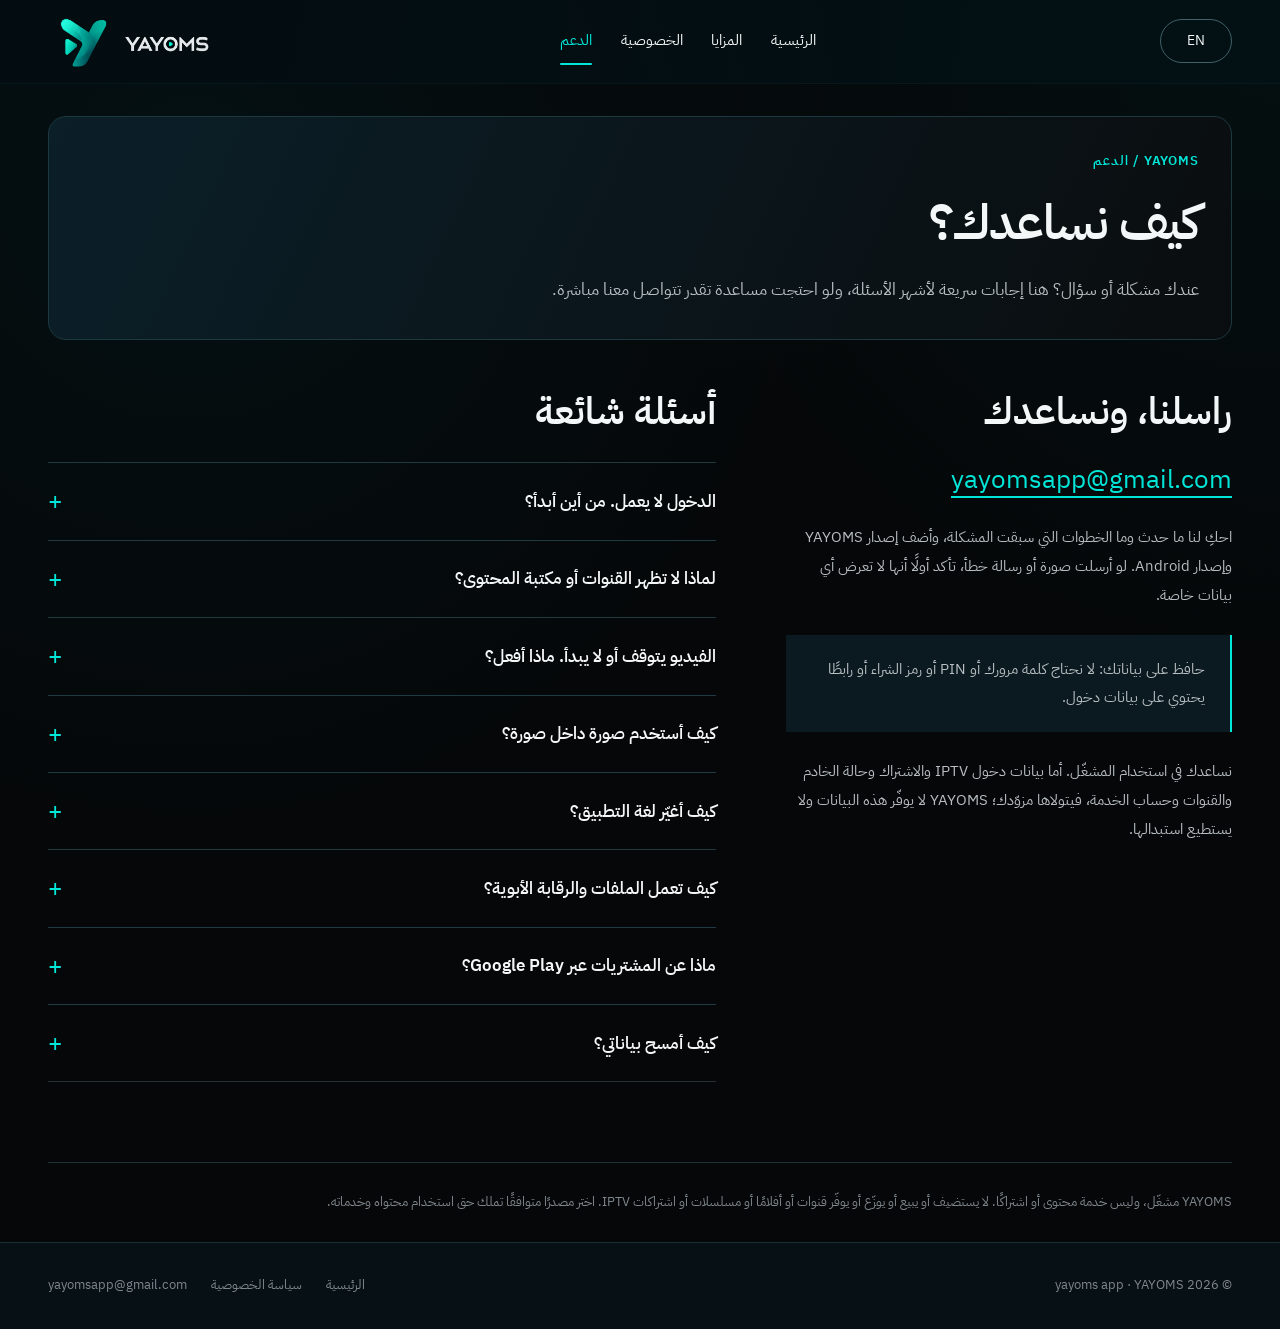
<file: support/index.html>
<!doctype html>
<html lang="ar" dir="rtl" data-title-ar="الدعم — YAYOMS" data-title-en="Support — YAYOMS" data-description-ar="دعم YAYOMS: مساعدة في الدخول واتصال المزوّد والتشغيل وصورة داخل صورة واللغة والملفات والخصوصية." data-description-en="YAYOMS Support: help with login, provider connections, playback, Picture-in-Picture, language, profiles and privacy.">
<head>
  <meta charset="utf-8">
<meta name="viewport" content="width=device-width, initial-scale=1">
<title>الدعم — YAYOMS</title>
<meta name="description" content="دعم YAYOMS: مساعدة في الدخول واتصال المزوّد والتشغيل وصورة داخل صورة واللغة والملفات والخصوصية.">
  <meta name="theme-color" content="#050708">
<meta name="referrer" content="strict-origin-when-cross-origin">
<link rel="canonical" href="https://yayoms.com/support">
  <meta property="og:type" content="website">
<meta property="og:site_name" content="YAYOMS">
<meta property="og:locale" content="ar_AR">
<meta property="og:title" content="الدعم — YAYOMS">
<meta property="og:description" content="دعم YAYOMS: مساعدة في الدخول واتصال المزوّد والتشغيل وصورة داخل صورة واللغة والملفات والخصوصية.">
<meta property="og:url" content="https://yayoms.com/support">
<meta property="og:image" content="https://yayoms.com/assets/yayoms-icon.png">
<meta property="og:image:alt" content="YAYOMS">
<meta property="og:image:width" content="512">
<meta property="og:image:height" content="512">
  <link rel="icon" type="image/png" href="../assets/yayoms-icon.png">
<link rel="apple-touch-icon" href="../assets/yayoms-icon.png">
<link rel="stylesheet" href="../assets/site.css">
<link rel="stylesheet" href="../assets/approved-visual.css">
<script src="../assets/site.js" defer>
</script>
</head>
<body>
<a class="skip" href="#main">
<span data-locale="ar">انتقل إلى المحتوى</span>
<span data-locale="en" lang="en">Skip to content</span>
</a>
<header class="site-header">
<div class="wrap header-inner">
<a class="brand" href="../" data-internal aria-label="YAYOMS">
<img src="../assets/yayoms-logo.png" width="634" height="260" alt="YAYOMS">
</a>
<nav class="nav" aria-label="YAYOMS">
<a href="../" data-internal>
<span data-locale="ar">الرئيسية</span>
<span data-locale="en" lang="en">Home</span>
</a>
<a href="../#features" data-internal><span data-locale="ar">المزايا</span><span data-locale="en" lang="en">Features</span></a>
<a href="../privacy/" data-internal>
<span data-locale="ar">الخصوصية</span>
<span data-locale="en" lang="en">Privacy</span>
</a>
<a href="./" data-internal aria-current="page">
<span data-locale="ar">الدعم</span>
<span data-locale="en" lang="en">Support</span>
</a>
</nav>
<button class="language" type="button" data-language-switch lang="en" dir="ltr" aria-label="Switch to English">EN</button>
</div>
</header>
<noscript>
<style>html[lang=ar] [data-locale=en]{display:revert!important}.language{display:none}</style>
<p class="wrap noscript">المساعدة متاحة باللغتين أدناه. / Both languages are available below.</p>
</noscript>
<main id="main" class="wrap">
  <div class="page-heading">
<span class="eyebrow">YAYOMS / <span data-locale="ar">الدعم</span>
<span data-locale="en" lang="en">SUPPORT</span>
</span>
<h1>
<span data-locale="ar">كيف نساعدك؟</span>
<span data-locale="en" lang="en">How can we help?</span>
</h1>
<p data-locale="ar">عندك مشكلة أو سؤال؟ هنا إجابات سريعة لأشهر الأسئلة، ولو احتجت مساعدة تقدر تتواصل معنا مباشرة.</p>
<p data-locale="en" lang="en" dir="ltr">A question or a problem? Find quick answers below, or email us if you need a hand.</p>
</div>
  <div class="support-layout">
    <aside class="contact-block">
<h2>
<span data-locale="ar">راسلنا، ونساعدك</span>
<span data-locale="en" lang="en">Let’s work it out</span>
</h2>
<a class="email" href="mailto:yayomsapp@gmail.com">yayomsapp@gmail.com</a>
<p data-locale="ar">احكِ لنا ما حدث وما الخطوات التي سبقت المشكلة، وأضف إصدار YAYOMS وإصدار Android. لو أرسلت صورة أو رسالة خطأ، تأكد أولًا أنها لا تعرض أي بيانات خاصة.</p>
<p data-locale="en" lang="en" dir="ltr">Tell us what happened and what you did just before it, along with your YAYOMS and Android versions. If you attach a screenshot or error message, check that no private details are visible.</p>
<div class="callout">
<p data-locale="ar">حافظ على بياناتك: لا نحتاج كلمة مرورك أو PIN أو رمز الشراء أو رابطًا يحتوي على بيانات دخول.</p>
<p data-locale="en" lang="en" dir="ltr">Keep your details safe: we don’t need your password, PIN, purchase token or any link containing login details.</p>
</div>
<p data-locale="ar">نساعدك في استخدام المشغّل. أما بيانات دخول IPTV والاشتراك وحالة الخادم والقنوات وحساب الخدمة، فيتولاها مزوّدك؛ YAYOMS لا يوفّر هذه البيانات ولا يستطيع استبدالها.</p>
<p data-locale="en" lang="en" dir="ltr">We help with the player. Your provider handles IPTV credentials, subscriptions, server and channel availability, and service accounts. YAYOMS cannot supply or replace those credentials.</p>
</aside>
    <section class="faq">
<h2 style="margin-bottom:24px">
<span data-locale="ar">أسئلة شائعة</span>
<span data-locale="en" lang="en">Common questions</span>
</h2>
      <details>
<summary>
<span data-locale="ar">الدخول لا يعمل. من أين أبدأ؟</span>
<span data-locale="en" lang="en">I can’t sign in. Where should I start?</span>
</summary>
<p data-locale="ar">ابدأ بمراجعة عنوان الخادم واسم المستخدم وكلمة المرور التي أعطاها لك مزوّدك. احذف أي مسافات زائدة، وتأكد أن الاشتراك نشط وأن العنوان يتضمن http أو https والمنفذ إن طلبه المزوّد. لا تحتاج إلى إنشاء حساب YAYOMS؛ بيانات الدخول تخص خدمتك نفسها. لو نسيت كلمة المرور، اطلبها من مزوّدك.</p>
<p data-locale="en" lang="en" dir="ltr">Check the server address, username and password from your provider. Remove extra spaces, confirm the subscription is active, and include http or https and the port if your provider requires one. You don’t need a YAYOMS account; these are your service’s login details. Ask your provider if you need a password reset.</p>
</details>
      <details>
<summary>
<span data-locale="ar">لماذا لا تظهر القنوات أو مكتبة المحتوى؟</span>
<span data-locale="en" lang="en">Why are my channels or library missing?</span>
</summary>
<p data-locale="ar">تأكد أولًا من اتصال الإنترنت وصلاحية الاشتراك، ثم اسأل مزوّدك إن كان الخادم يعمل بصورة طبيعية. المحتوى المتاح وعدد الاتصالات المسموح بها يحددهما المزوّد؛ لا يستطيع YAYOMS إضافة قناة إلى الاشتراك أو إصلاح خادم الخدمة. اختر مصدرًا موثوقًا، واتصال HTTPS متى كان متاحًا.</p>
<p data-locale="en" lang="en" dir="ltr">First check your internet connection and subscription, then ask your provider whether its server is working normally. The provider controls the catalog and connection limit. YAYOMS can’t add a channel to your subscription or repair the service’s server. Choose a trusted source and HTTPS where available.</p>
</details>
      <details>
<summary>
<span data-locale="ar">الفيديو يتوقف أو لا يبدأ. ماذا أفعل؟</span>
<span data-locale="en" lang="en">The video stops or won’t start. What can I try?</span>
</summary>
<p data-locale="ar">تأكد أن الشبكة مستقرة، ثم جرّب فيديو آخر من نفس المصدر. هل يحدث التوقف مع كل شيء أم مع عنوان واحد؟ قد تختلف استجابة المزوّد حسب الشبكة، أو يتأثر التشغيل بصيغة الفيديو وحدود الاتصالات. إذا استمرت المشكلة، اذكر لنا هل كنت تشاهد قناة أم فيلمًا أم حلقة، ورسالة الخطأ ونوع الشبكة وإصدارات التطبيق وAndroid. لا ترسل روابط تشغيل أو سجلات تعرض بيانات الدخول.</p>
<p data-locale="en" lang="en" dir="ltr">Check that your connection is stable, then try another video from the same source. Does it happen everywhere or with one title? Provider responses can vary by network, video format and connection limits. If it continues, tell us whether it was live TV, a movie or an episode, plus the error, network type and app/Android versions. Don’t send playback links or logs with login details.</p>
</details>
      <details>
<summary>
<span data-locale="ar">كيف أستخدم صورة داخل صورة؟</span>
<span data-locale="en" lang="en">How do I use Picture-in-Picture?</span>
</summary>
<p data-locale="ar">أثناء تشغيل الفيديو، استخدم زر «صورة داخل صورة» في المشغّل. إذا لم تعمل، افتح إعدادات Android وتأكد من السماح بالميزة لتطبيق YAYOMS. تحتاج الميزة إلى جهاز وإصدار Android يدعمانها؛ وقد تختلف الإعدادات أو تقيدها بعض الأجهزة.</p>
<p data-locale="en" lang="en" dir="ltr">While a video is playing, use the player’s Picture-in-Picture control. If it doesn’t work, check that Android allows PiP for YAYOMS. Your device and Android version need to support the feature; settings and restrictions can vary.</p>
</details>
      <details>
<summary>
<span data-locale="ar">كيف أغيّر لغة التطبيق؟</span>
<span data-locale="en" lang="en">How do I change the app language?</span>
</summary>
<p data-locale="ar">من إعدادات YAYOMS، اختر العربية أو الإنجليزية أو لغة النظام. سيتغيّر اتجاه الواجهة مع اللغة. أسماء الأفلام والقنوات وغيرها تبقى كما أرسلها مزوّدك؛ تغيير لغة التطبيق لا يترجمها.</p>
<p data-locale="en" lang="en" dir="ltr">In YAYOMS Settings, choose Arabic, English or the system language. The layout direction changes with it. Movie and channel titles stay as your provider supplied them; the app’s language setting doesn’t translate the catalog.</p>
</details>
      <details>
<summary>
<span data-locale="ar">كيف تعمل الملفات والرقابة الأبوية؟</span>
<span data-locale="en" lang="en">How do profiles and parental controls work?</span>
</summary>
<p data-locale="ar">تتيح لك إعدادات الملفات والرقابة تحديد الوصول وحماية الملفات برمز PIN، وتُحفظ هذه الإعدادات على جهازك. راجع دائمًا محتوى مصدرك؛ القيود لا تضمن ملاءمته للأطفال. لا ترسل PIN للدعم، فهو غير محفوظ في حساب سحابي يمكن استرجاعه منه. وانتبه: مسح بيانات التطبيق من Android يحذف كل البيانات المحلية، وليس الرمز وحده.</p>
<p data-locale="en" lang="en" dir="ltr">Use profile and parental settings to manage access and protect profiles with a PIN. These settings stay on your device. Always review your source’s content; restrictions can’t guarantee it is suitable for children. Don’t send your PIN to support—it isn’t stored in a cloud account we can recover it from. Clearing Android app data removes all local app data, not just the PIN.</p>
</details>
      <details>
<summary>
<span data-locale="ar">ماذا عن المشتريات عبر Google Play؟</span>
<span data-locale="en" lang="en">What about Google Play purchases?</span>
</summary>
<p data-locale="ar">إذا أُتيحت المشتريات عبر Google Play، استخدم حساب Google نفسه الذي أجريت به الشراء، ثم خيار استعادة المشتريات المتاح في التطبيق. تتولى Google الدفع وسجل المعاملة. أي شراء داخل YAYOMS لا يعني اشتراك IPTV ولا يوفّر محتوى. احتفظ ببيانات البطاقة ورمز الشراء لنفسك ولا ترسلهما للدعم.</p>
<p data-locale="en" lang="en" dir="ltr">If Google Play purchases become available, use the Google account that made the purchase, then the app’s available restore option. Google handles payment and transaction records. A purchase in YAYOMS is not an IPTV subscription and doesn’t provide content. Keep card details and purchase tokens private.</p>
</details>
      <details>
<summary>
<span data-locale="ar">كيف أمسح بياناتي؟</span>
<span data-locale="en" lang="en">How do I clear my data?</span>
</summary>
<p data-locale="ar">من إعدادات التطبيق يمكنك مسح السجل والمفضلة ومتابعة المشاهدة كلًّا على حدة. وللبدء من جديد تمامًا، امسح تخزين YAYOMS من إعدادات Android. تسجيل الخروج وحده لا يمسح المكتبة. أما بيانات حساب المزوّد فتُحذف من خلاله، لا من YAYOMS. ستجد التفاصيل في <a href="../privacy/" data-internal>سياسة الخصوصية</a>، ويمكنك مراسلتنا لأي سؤال على <a href="mailto:yayomsapp@gmail.com">yayomsapp@gmail.com</a>.</p>
<p data-locale="en" lang="en" dir="ltr">App Settings lets you clear history, favorites and Continue Watching separately. To start fresh, clear YAYOMS storage in Android Settings. Signing out alone won’t erase your library. Your provider handles deletion of its account data. Read the <a href="../privacy/" data-internal>privacy policy</a> or ask us at <a href="mailto:yayomsapp@gmail.com">yayomsapp@gmail.com</a>.</p>
</details>
    </section>
  </div>
  <div class="legal">
<p data-locale="ar">YAYOMS مشغّل، وليس خدمة محتوى أو اشتراكًا. لا يستضيف أو يبيع أو يوزّع أو يوفّر قنوات أو أفلامًا أو مسلسلات أو اشتراكات IPTV. اختر مصدرًا متوافقًا تملك حق استخدام محتواه وخدماته.</p>
<p data-locale="en" lang="en" dir="ltr">YAYOMS is a player, not a content or subscription service. It does not host, sell, distribute or supply channels, movies, series or IPTV subscriptions. Choose a compatible source you’re authorized to use.</p>
</div>
</main>
<footer class="site-footer">
<div class="wrap footer-inner">
<p>© 2026 YAYOMS · <bdi>yayoms app</bdi>
</p>
<div class="footer-links">
<a href="../" data-internal>
<span data-locale="ar">الرئيسية</span>
<span data-locale="en" lang="en">Home</span>
</a>
<a href="../privacy/" data-internal>
<span data-locale="ar">سياسة الخصوصية</span>
<span data-locale="en" lang="en">Privacy policy</span>
</a>
<a href="mailto:yayomsapp@gmail.com">yayomsapp@gmail.com</a>
</div>
</div>
</footer>
</body>
</html>
</file>
<file: assets/site.css>
@font-face{font-family:'IBM Plex Sans Arabic';src:url('fonts/ibm-plex-sans-arabic-regular.ttf') format('truetype');font-weight:400;font-style:normal;font-display:swap}
@font-face{font-family:'IBM Plex Sans Arabic';src:url('fonts/ibm-plex-sans-arabic-semibold.ttf') format('truetype');font-weight:600 800;font-style:normal;font-display:swap}
:root{color-scheme:dark;--black:#050708;--secondary:#0A0D0F;--surface:#121719;--teal:#00E6D8;--light:#19F0E2;--deep:#00B8AE;--text:#F4F7F7;--secondary-text:#B7BDC1;--muted:#7F878D;--line:#283033}
*{box-sizing:border-box}html{scroll-behavior:smooth;scroll-padding-top:2rem}body{margin:0;background:var(--black);color:var(--text);font-family:'IBM Plex Sans Arabic',sans-serif;font-size:17px;line-height:1.9}html[lang=en] body{font-family:Arial,Helvetica,sans-serif;line-height:1.75}html[lang=ar] [data-locale=en],html[lang=en] [data-locale=ar]{display:none!important}[data-locale]{unicode-bidi:isolate}a{color:inherit;text-underline-offset:.3em}button{font:inherit}img{display:block;max-width:100%;height:auto}button,a{-webkit-tap-highlight-color:transparent}a:hover{color:var(--teal)}:focus-visible{outline:3px solid var(--teal);outline-offset:6px}::selection{background:var(--teal);color:var(--black)}h1,h2,h3,p,figure{margin:0}h1,h2,h3{font-weight:600;line-height:1.4}p+p{margin-top:1rem}h1{font-size:clamp(2.5rem,5.2vw,4.7rem);letter-spacing:-.025em}h2{font-size:clamp(1.7rem,3vw,2.6rem)}h3{font-size:1.2rem}ul,ol{padding-inline-start:1.4em}.wrap{width:min(1200px,calc(100% - 96px));margin-inline:auto}.muted{color:var(--muted)}.eyebrow{display:block;color:var(--teal);font-size:.8rem;font-weight:600;letter-spacing:.07em;margin-bottom:1rem}.site-header{padding-block:20px;border-bottom:1px solid var(--line)}.header-inner{display:flex;align-items:center;gap:2.4rem}.brand{display:block;flex-shrink:0}.brand img{width:162px;height:auto}.nav{display:flex;align-items:center;gap:1.8rem;margin-inline-start:auto}.nav a{text-decoration:none;font-size:.92rem;white-space:nowrap}.nav [aria-current=page]{color:var(--teal)}.language{background:transparent;color:var(--text);border:1px solid var(--line);border-radius:6px;padding:7px 15px;cursor:pointer;font-size:.88rem;min-height:44px;white-space:nowrap}.language:hover{border-color:var(--deep)}.skip{position:absolute;inset-inline-start:16px;top:-90px;z-index:10;background:var(--teal);color:var(--black);padding:6px 18px}.skip:focus{top:10px}.hero{position:relative;padding-block:72px 56px;isolation:isolate}.hero:before{content:'';position:absolute;inset:0;z-index:-1;background:radial-gradient(ellipse at 25% 50%,#00b8ae16,transparent 60%)}.hero-grid{display:grid;grid-template-columns:1.2fr 1fr;align-items:center;gap:70px}.hero-copy>p{max-width:600px;color:var(--secondary-text);margin-top:26px;font-size:1.1rem}.accent{color:var(--teal)}.actions{display:flex;flex-wrap:wrap;align-items:center;gap:12px;margin-top:32px}.button{display:inline-flex;align-items:center;justify-content:center;min-height:50px;padding:10px 23px;border:1px solid var(--teal);border-radius:7px;text-decoration:none;background:var(--teal);color:var(--black);font-size:.95rem;font-weight:600;gap:14px}.button:hover{background:var(--light);color:var(--black)}.button.secondary{background:transparent;border-color:var(--line);color:var(--text)}.button.secondary:hover{border-color:var(--teal);color:var(--teal)}.small-note{font-size:.79rem!important;color:var(--muted)!important;margin-top:19px!important}.hero-visual{position:relative;display:flex;justify-content:center;min-width:0;padding-block:0 20px}.phone{width:268px;border:5px solid #2a3335;border-radius:30px;box-shadow:0 32px 90px #0009;overflow:hidden;background:var(--black)}.phone img{width:100%}.visual-caption{margin-top:20px;text-align:center;font-size:.73rem;color:var(--muted);max-width:330px}.visual-tag{position:absolute;inset-inline-end:0;bottom:100px;padding:11px 18px;background:var(--surface);border-inline-start:2px solid var(--teal);font-size:.86rem;box-shadow:0 15px 35px #0008}.visual-tag small{display:block;color:var(--muted);font-size:.7rem}.promise{display:flex;flex-wrap:wrap;justify-content:center;gap:10px 36px;border-block:1px solid var(--line);padding:19px 0;color:var(--secondary-text);font-size:.87rem}.promise span:before{content:'+';color:var(--teal);margin-inline-end:10px}.section{padding-block:80px}.section-heading{display:flex;align-items:end;justify-content:space-between;gap:30px;margin-bottom:38px}.section-heading p{color:var(--secondary-text);max-width:440px}.intro{display:grid;grid-template-columns:.7fr 1.3fr;gap:72px;border-bottom:1px solid var(--line)}.intro p{color:var(--secondary-text);font-size:1.15rem;max-width:730px}.feature-grid{display:grid;grid-template-columns:repeat(3,minmax(0,1fr));gap:0 34px}.feature{border-top:1px solid var(--line);padding-block:27px 30px}.feature svg{width:27px;height:27px;color:var(--teal);fill:none;stroke:currentColor;stroke-width:1.5;margin-bottom:19px}.feature p{margin-top:9px;color:var(--secondary-text);font-size:.95rem}.number{font-size:.7rem;color:var(--muted);letter-spacing:.1em;display:block;margin-bottom:14px}.privacy-band{background:var(--secondary);border-block:1px solid var(--line)}.privacy-grid{display:grid;grid-template-columns:1fr 1fr;gap:70px;align-items:start}.privacy-grid p{color:var(--secondary-text)}.privacy-grid ul{list-style:none;padding:0;margin:25px 0}.privacy-grid li{border-top:1px solid var(--line);padding:12px 0;font-size:.93rem}.privacy-grid li:before{content:'↗';color:var(--teal);margin-inline-end:12px}.text-link{font-size:.94rem;color:var(--teal)}.support-strip{display:flex;justify-content:space-between;align-items:center;gap:30px}.support-strip p{color:var(--secondary-text);margin-top:12px}.legal{border-top:1px solid var(--line);padding-block:27px;color:var(--muted);font-size:.82rem;max-width:100%}.site-footer{padding-block:30px;border-top:1px solid var(--line)}.footer-inner{display:flex;justify-content:space-between;align-items:center;gap:24px;font-size:.83rem;color:var(--muted)}.footer-links{display:flex;gap:24px;flex-wrap:wrap}.footer-links a{text-decoration:none}.page-heading{padding-block:64px 38px;border-bottom:1px solid var(--line)}.page-heading h1{font-size:clamp(2.2rem,4vw,3.6rem)}.page-heading p{color:var(--secondary-text);max-width:760px;margin-top:17px}.page-meta{display:flex;flex-wrap:wrap;gap:8px 28px;font-size:.85rem;color:var(--muted);margin-top:20px}.document-layout{display:grid;grid-template-columns:220px minmax(0,1fr);gap:70px;padding-block:44px 80px}.toc{align-self:start;position:sticky;top:25px;font-size:.9rem}.toc strong{display:block;color:var(--muted);font-weight:400;margin-bottom:15px}.toc ol{margin:0;padding-inline-start:1.2em}.toc li{margin-bottom:9px}.toc a{text-decoration:none}.prose{max-width:800px;min-width:0}.prose section+section{margin-top:34px;padding-top:30px;border-top:1px solid var(--line)}.prose h2{font-size:1.35rem;margin-bottom:16px}.prose p,.prose li{color:var(--secondary-text);font-size:.98rem}.prose a{color:var(--teal);overflow-wrap:anywhere}.callout{padding:20px 25px;border-inline-start:2px solid var(--teal);background:var(--secondary);margin-block:25px}.callout p{margin:0}.support-layout{display:grid;grid-template-columns:.8fr 1.2fr;gap:70px;padding-block:45px 80px}.contact-block{align-self:start;position:sticky;top:30px}.email{display:inline-block;color:var(--teal);font-size:clamp(1.1rem,2.3vw,1.6rem);margin-block:18px;overflow-wrap:anywhere;direction:ltr}.contact-block p{color:var(--secondary-text);font-size:.95rem}.faq details{border-top:1px solid var(--line);padding-block:19px}.faq details:last-child{border-bottom:1px solid var(--line)}.faq summary{cursor:pointer;font-weight:600;list-style:none;display:flex;align-items:center;justify-content:space-between;gap:22px;line-height:1.6}.faq summary::-webkit-details-marker{display:none}.faq summary:after{content:'+';color:var(--teal);font-size:1.5rem;font-weight:400}.faq details[open] summary:after{content:'−'}.faq p{color:var(--secondary-text);font-size:.94rem;margin-top:15px}.noscript{padding:20px;background:var(--surface)}bdi{unicode-bidi:isolate}svg{flex-shrink:0}
.header-inner .brand{margin-inline-end:auto}.header-inner .nav{margin-inline-start:0}.header-inner .language{margin-inline-start:0}html[lang=en] .language[lang=ar]{font-family:'IBM Plex Sans Arabic',sans-serif}.number{direction:ltr;text-align:start}
@media(min-width:1600px){.hero{padding-block:90px 70px}}
@media(max-width:1000px){.wrap{width:calc(100% - 56px)}.hero-grid{gap:35px;grid-template-columns:1.15fr 1fr}.hero-visual .phone{width:235px}.visual-tag{inset-inline-end:-5px}.document-layout{grid-template-columns:180px minmax(0,1fr);gap:35px}.intro,.privacy-grid,.support-layout{gap:35px}.nav{gap:22px}}
@media(max-width:650px){body{font-size:16px}.wrap{width:calc(100% - 40px)}.header-inner{flex-wrap:wrap;gap:8px 20px}.brand img{width:140px}.language{margin-inline-start:auto}.nav{order:3;width:100%;margin:0;padding-block:10px 2px;justify-content:space-between;gap:12px}.nav a{font-size:.86rem}.hero{padding-block:38px 34px}.hero-grid{grid-template-columns:1fr;gap:40px}.hero-copy h1{font-size:2.55rem}.hero-copy>p{font-size:1rem;margin-top:18px}.hero-visual .phone{width:235px}.visual-tag{inset-inline-end:0;bottom:105px}.hero-visual{padding-bottom:0}.actions{margin-top:24px}.button{padding:9px 18px}.promise{gap:7px 18px;font-size:.76rem;padding-block:16px}.section{padding-block:46px}.intro,.privacy-grid,.support-layout,.document-layout{grid-template-columns:1fr;gap:25px}.intro p{font-size:1rem}.section-heading{display:block;margin-bottom:25px}.section-heading p{margin-top:14px}.feature-grid{grid-template-columns:repeat(2,minmax(0,1fr));gap:0 24px}.feature{padding-block:22px}.feature h3{font-size:1.1rem}.feature p{font-size:.87rem}.privacy-grid ul{margin-top:0}.support-strip,.footer-inner{align-items:start;flex-direction:column;gap:22px}.footer-links{gap:20px}.page-heading{padding-block:38px 28px}.page-heading h1{font-size:2.2rem}.document-layout{padding-block:28px 50px}.toc{position:static;border-bottom:1px solid var(--line);padding-bottom:20px}.toc ol{display:grid;grid-template-columns:1fr 1fr;gap:4px 28px}.toc li{font-size:.82rem;margin-bottom:6px}.prose h2{font-size:1.23rem}.support-layout{padding-block:30px 50px}.contact-block{position:static}.callout{padding:18px}.page-meta{gap:6px 18px}.legal{font-size:.78rem}}
@media(prefers-reduced-motion:reduce){html{scroll-behavior:auto}}
@media print{.site-header,.site-footer,.toc,.language,.skip{display:none}body{background:white;color:black}.document-layout{display:block}.prose p,.prose li,.page-heading p,.page-meta{color:#222}.prose a{color:#004e40}.wrap{width:100%}.page-heading{padding-top:0}.callout{background:transparent}.prose section{break-inside:avoid}}
</file>
<file: assets/approved-visual.css>
/* IMAGE 1 supplies only the cropped visual. IMAGE 2 guides native HTML composition. */
body {
  background: radial-gradient(ellipse at 15% 12%, #003f4929, transparent 42rem),
    radial-gradient(ellipse at 100% 2%, #003b4029, transparent 42rem), #050708;
}
.visually-hidden {
  position: absolute; width: 1px; height: 1px; margin: -1px; padding: 0;
  overflow: hidden; clip-path: inset(50%); white-space: nowrap; border: 0;
}
.site-header {
  position: relative; z-index: 2; padding-block: 7px;
  background: linear-gradient(100deg, #040d11e8, #031115e8);
  border-bottom-color: #15404733;
}
.header-inner { direction: ltr; gap: 32px; }
.header-inner .brand { margin: 0; }
.site-header .brand img { width: 168px; }
.header-inner .nav { margin-inline: auto; }
html[lang=ar] .nav { direction: rtl; }
html[lang=en] .nav { direction: ltr; }
.nav a { position: relative; padding-block: 13px; }
.nav [aria-current=page]:after {
  content: ''; position: absolute; bottom: 3px; inset-inline: 0;
  height: 2px; border-radius: 2px; background: var(--teal);
}
.language { border-radius: 24px; padding: 4px 19px; min-width: 72px; border-color: #416168; }
.cinematic-hero { padding: 0; }
.cinematic-hero:before {
  background: radial-gradient(ellipse at 70% 60%, #0047441c, transparent 65%),
    linear-gradient(165deg, #06151a55, transparent 55%);
}
.cinematic-layout {
  position: relative; width: 100%; max-width: 1600px; display: grid;
  grid-template-columns: 46% 54%; align-items: center; gap: 0;
  direction: rtl; isolation: isolate;
}
.cinematic-copy {
  grid-column: 1; grid-row: 1; position: relative; z-index: 1; padding-block: 40px;
  padding-right: max(28px, calc((100vw - 1200px) / 2)); padding-left: 15px;
  text-align: right; min-width: 0;
}
.cinematic-copy .eyebrow { font-size: 1rem; font-weight: 400; letter-spacing: 0; color: var(--secondary-text); margin-bottom: 20px; }
.cinematic-copy .eyebrow bdi { color: var(--teal); font-weight: 600; }
.cinematic-copy h1 { font-size: clamp(2.3rem, 3.65vw, 3.65rem); line-height: 1.55; letter-spacing: -.035em; }
.cinematic-copy h1 .accent { font-size: 1.12em; }
.hero-description { color: var(--secondary-text); margin-top: 24px; font-size: 1.14rem; line-height: 1.9; max-width: 565px; }
.cinematic-copy .actions { margin-top: 29px; gap: 16px; }
.cinematic-copy .button { min-height: 56px; padding: 10px 28px; border-radius: 15px; }
.cinematic-copy .button:first-child { min-width: 215px; }
.cinematic-copy .button.secondary { min-width: 135px; border-color: var(--deep); background: #030d1180; }
.cinematic-copy .small-note { font-size: .76rem !important; line-height: 1.9; margin-top: 19px !important; color: var(--muted) !important; }
.cta-arrow { font-size: 1.5rem; line-height: 1; }
.cinematic-visual {
  position: relative; grid-column: 2; grid-row: 1; z-index: 0; width: 100%;
  direction: ltr; min-width: 0;
  pointer-events: none;
}
.visual-blend {
  width: 100%; min-height: 0;
  mask-image: linear-gradient(to right, #000 84%, transparent 100%), linear-gradient(to bottom, #000 93%, transparent 100%);
  mask-composite: intersect;
  -webkit-mask-image: linear-gradient(to right, #000 84%, transparent 100%), linear-gradient(to bottom, #000 93%, transparent 100%);
  -webkit-mask-composite: source-in;
}
.visual-blend img { width: 100%; height: auto; }
.cinematic-visual figcaption { text-align: center; color: var(--muted); font-size: .65rem; line-height: 1.7; padding: 2px 35px 0; }
html[lang=en] .cinematic-copy { direction: ltr; text-align: left; }
html[lang=en] .cinematic-copy h1 { font-size: clamp(2.2rem, 3.5vw, 3.4rem); line-height: 1.18; letter-spacing: -.04em; }
html[lang=en] .cinematic-copy h1 .accent { font-size: 1em; }
html[lang=en] .hero-description { line-height: 1.65; }
html[lang=en] .cta-arrow { transform: rotate(180deg); }
.shortcut-features { position: relative; z-index: 1; padding-bottom: 55px; scroll-margin-top: 28px; }
.feature-grid { grid-template-columns: repeat(6, minmax(0, 1fr)); gap: 14px; }
.feature {
  padding: 20px 13px; text-align: center; border: 1px solid #00b8ae41;
  border-radius: 20px; background: linear-gradient(145deg, #07171ccf, #030a0cb8);
  box-shadow: inset 0 1px #19f0e204; min-width: 0;
}
.feature svg { display: block; margin: 0 auto 12px; width: 34px; height: 34px; stroke-width: 1.7; }
.feature h3 { font-size: 1.04rem; line-height: 1.6; }
.feature p { font-size: .87rem; line-height: 1.85; color: var(--secondary-text); margin-top: 5px; }
html[lang=en] .feature h3 { font-size: .95rem; }
html[lang=en] .feature p { font-size: .82rem; line-height: 1.6; }
.privacy-band {
  background: radial-gradient(ellipse at 0 50%, #0056501c, transparent 70%), linear-gradient(110deg, #09151b, #0a0d0f);
  border-color: #19353b;
}
.page-heading { margin-top: 32px; padding: 32px; background: linear-gradient(115deg, #0b1f28, #0a0d0f); border: 1px solid #1d383f; border-radius: 18px; }
.page-heading h1 { font-size: clamp(2.1rem, 3.8vw, 3.3rem); }
.callout { background: #0a1a20; }
.faq details { border-color: #213a41; }
.legal, .site-footer { border-color: #1b3138; }
.site-footer { background: #071014; }
@media (min-width: 1600px) {
  .cinematic-hero { padding: 0; }
  .cinematic-copy { padding-right: 70px; }
}
@media (max-width: 1100px) {
  .cinematic-layout { grid-template-columns: 48% 52%; }
  .cinematic-copy h1 { font-size: 2.35rem; }
  .hero-description { font-size: 1rem; }
  .cinematic-copy .actions { gap: 10px; }
  .cinematic-copy .button { padding-inline: 20px; }
  .cinematic-copy .button:first-child { min-width: 180px; }
  .cinematic-copy .button.secondary { min-width: 110px; }
  .feature-grid { grid-template-columns: repeat(3, minmax(0, 1fr)); }
}
@media (max-width: 850px) {
  .cinematic-layout { display: flex; flex-direction: column; gap: 0; width: calc(100% - 56px); }
  .cinematic-copy { width: min(100%, 630px); padding: 42px 0 20px; }
  .cinematic-copy h1 { font-size: 2.7rem; }
  .cinematic-visual { width: min(760px, calc(100% + 56px)); margin-top: -5px; }
  .visual-blend { mask-image: linear-gradient(to bottom, #000 94%, transparent); -webkit-mask-image: linear-gradient(to bottom, #000 94%, transparent); }
  .cinematic-visual figcaption { padding-bottom: 22px; }
  .cinematic-copy .small-note { max-width: 570px; }
  .shortcut-features { padding-bottom: 45px; }
  .header-inner { gap: 16px; }
  .nav { gap: 20px; }
  .site-header .brand img { width: 145px; }
}
@media (max-width: 650px) {
  .header-inner { flex-wrap: wrap; gap: 4px 20px; }
  .header-inner .language { margin-inline-start: auto; }
  .header-inner .nav { order: 3; width: 100%; padding-block: 0 5px; margin: 0; justify-content: space-between; gap: 12px; }
  .nav a { padding-block: 8px; }
  .site-header .brand img { width: 140px; }
  .cinematic-hero { padding: 0; }
  .cinematic-layout { width: calc(100% - 40px); }
  .cinematic-copy { padding-block: 30px 18px; }
  .cinematic-copy .eyebrow { font-size: .85rem; margin-bottom: 15px; }
  .cinematic-copy h1 { font-size: clamp(1.9rem, 7.5vw, 2.6rem); line-height: 1.6; letter-spacing: -.025em; }
  html[lang=en] .cinematic-copy h1 { font-size: clamp(2rem, 8.5vw, 2.7rem); line-height: 1.2; }
  .hero-description { margin-top: 18px; font-size: 1rem; }
  .cinematic-copy .actions { margin-top: 22px; }
  .cinematic-copy .button { min-height: 52px; padding: 9px 18px; font-size: .9rem; border-radius: 13px; }
  .cinematic-copy .button:first-child { min-width: 0; flex: 1; }
  .cinematic-copy .button.secondary { min-width: 92px; }
  .cinematic-copy .small-note { font-size: .74rem !important; }
  .cinematic-visual { width: calc(100% + 40px); margin-top: 0; }
  .visual-blend { width: 100%; }
  .visual-blend img { height: auto; width: 100%; }
  .cinematic-visual figcaption { font-size: .62rem; padding: 7px 20px 25px; }
  .feature-grid { grid-template-columns: repeat(2, minmax(0, 1fr)); gap: 12px; }
  .feature { padding: 20px 12px; border-radius: 16px; }
  .feature h3 { font-size: 1rem; }
  .feature p { font-size: .85rem; }
  .page-heading { margin-top: 24px; padding: 24px 20px; }
}
@media print { body { background: white; } .page-heading { background: transparent; } }
</file>
<file: link/link.css>
header{max-width:780px;margin:auto;display:flex;align-items:center;justify-content:space-between;padding:22px 20px;gap:20px}header img{width:162px;height:auto}main{max-width:640px;padding:14px 20px 48px;margin:auto}h1{font-size:clamp(1.6rem,6vw,2.2rem);margin-bottom:12px}h2{font-size:1.2rem}.intro,.note{color:var(--secondary-text);font-size:.96rem}.card{margin-top:24px;padding:24px;background:var(--surface);border:1px solid var(--line);border-radius:16px}label{display:block;margin:16px 0 5px}input:not([type=checkbox]){display:block;width:100%;min-width:0;min-height:50px;background:var(--black);color:var(--text);border:1px solid var(--line);border-radius:8px;padding:12px;font:inherit;font-size:16px}input:focus{outline:2px solid var(--teal);outline-offset:1px}.button{width:100%;margin-top:22px;cursor:pointer}.button:disabled{opacity:.55;cursor:wait}#status{color:var(--teal);overflow-wrap:anywhere}#status.error{color:#ffb4ab}#target{border-block:1px solid var(--line);margin-top:18px;padding-block:16px}#target p{margin-top:8px;font-size:.9rem}#target-code,#fingerprint{display:inline-block;overflow-wrap:anywhere;font-family:monospace;font-size:1.05rem;letter-spacing:.04em}.password{display:flex;gap:8px}.password input{flex:1}.password button{background:var(--secondary);color:var(--teal);border:1px solid var(--line);border-radius:8px;padding:8px;min-width:64px;cursor:pointer}.confirm{display:flex;align-items:start;gap:12px;font-size:.9rem;line-height:1.7}.confirm input{width:22px;height:22px;flex-shrink:0;accent-color:var(--teal)}.note{margin-top:20px;font-size:.85rem}#retry{color:var(--secondary-text);margin-top:20px}[hidden]{display:none!important}@media(max-width:400px){.card{padding:18px}main{padding-inline:14px}header{padding-inline:14px}}@media(prefers-reduced-motion:reduce){*{scroll-behavior:auto!important}}
</file>
